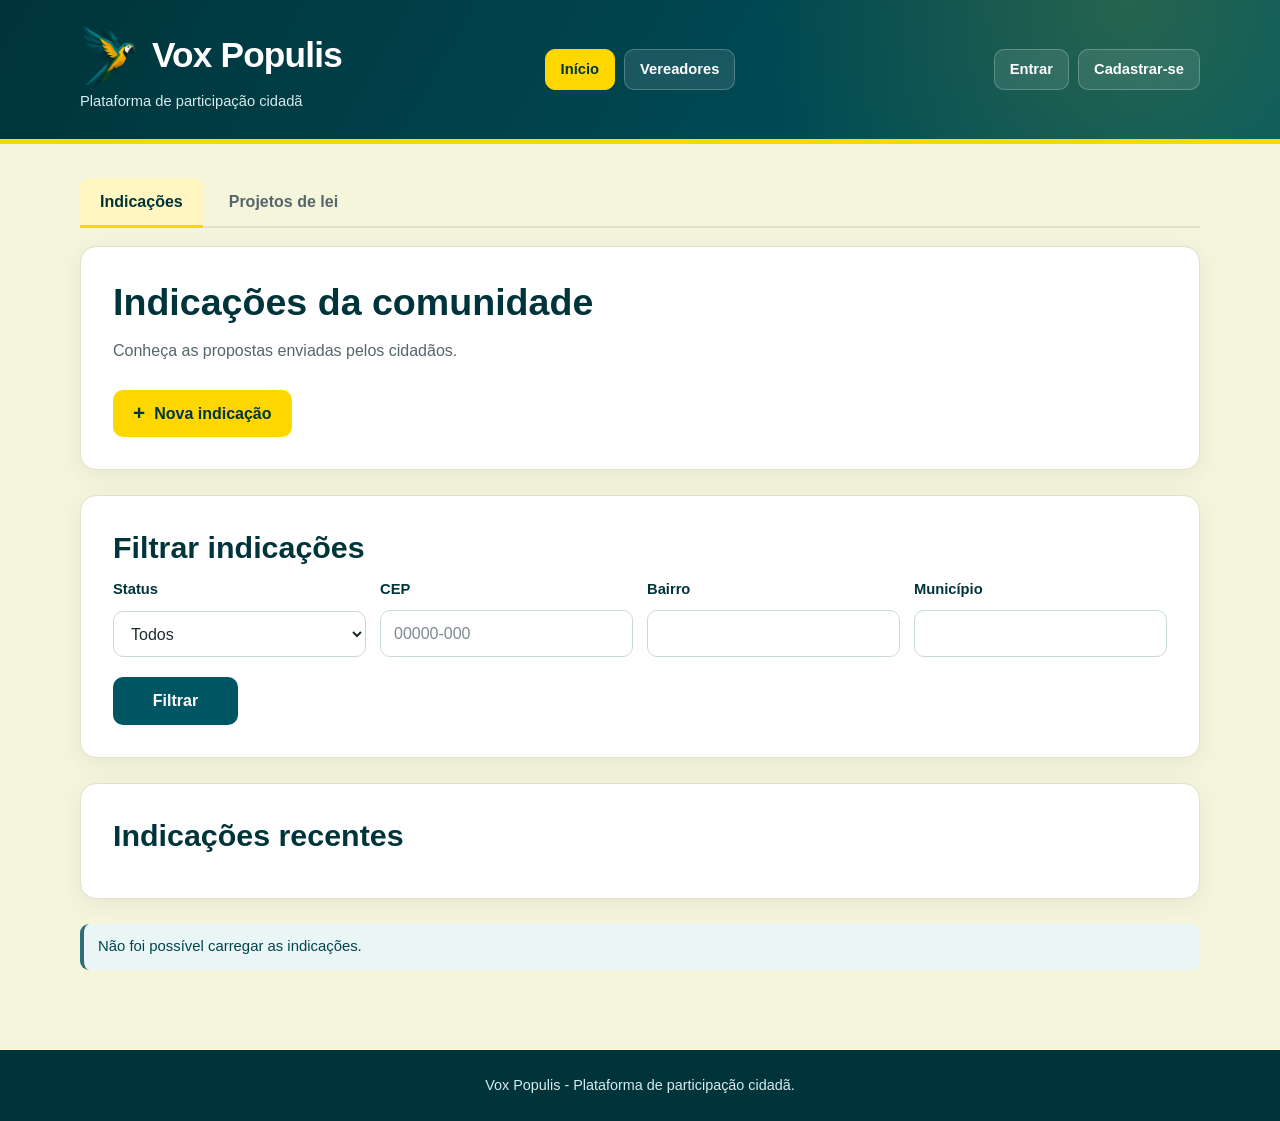
<file: trabalhoIntegrador/frontend/html/index.html>
<!DOCTYPE html>
<html lang="pt-br">

<head>
    <meta charset="UTF-8">
    <meta name="viewport" content="width=device-width, initial-scale=1.0">
    <title>Início | Vox Populis</title>
    <link rel="icon" type="image/png" href="../assets/favicon.png">

    <link rel="stylesheet" href="../css/style.css">
</head>

<body>

    <header>
        <h1>Vox Populis</h1>
        <p>Plataforma de participação cidadã</p>

        <nav aria-label="Navegação principal">
            <a href="index.html" aria-current="page">Início</a>
            <a href="vereadores.html">Vereadores</a>
        </nav>

        <!-- Preenchido pelo scriptCabecalho.js conforme quem está logado -->
        <div class="conta">
            <a href="login.html">Entrar</a>
            <a href="cadastro.html">Cadastrar-se</a>
        </div>
    </header>

    <main>

        <!-- Abas: Indicações e Projetos de lei ficam separados (scriptAbas.js) -->
        <div class="abas" role="tablist" aria-label="O que você quer acompanhar">
            <button type="button" role="tab" id="aba-indicacoes" aria-controls="painel-indicacoes"
                aria-selected="true" data-hash="indicacoes">Indicações</button>
            <button type="button" role="tab" id="aba-projetos" aria-controls="painel-projetos"
                aria-selected="false" data-hash="projetos">Projetos de lei</button>
        </div>

        <div id="painel-indicacoes" role="tabpanel" aria-labelledby="aba-indicacoes">

            <section aria-labelledby="tituloPrincipal">
                <h2 id="tituloPrincipal">Indicações da comunidade</h2>

                <p>Conheça as propostas enviadas pelos cidadãos.</p>

                <a href="cadastroIndicacao.html" id="novaIndicacao">
                    Nova indicação
                </a>
            </section>

            <section class="filtros" id="filtros"
                     aria-labelledby="tituloFiltros">

                <h2 id="tituloFiltros">Filtrar indicações</h2>

                <form id="formFiltro">

                    <label for="filtroStatus">Status</label>
                        <select id="filtroStatus" name="status">
                        <option value="">Todos</option>
                        <option value="Enviada">Enviada</option>
                        <option value="Em análise">Em análise</option>
                        <option value="Aprovada">Aprovada</option>
                        <option value="Em execução">Em execução</option>
                        <option value="Concluída">Concluída</option>
                        <option value="Recusada">Recusada</option>
                    </select>

                    <label for="filtroCep">CEP</label>
                    <input
                        type="text"
                        id="filtroCep"
                        name="cep"
                        maxlength="9"
                        inputmode="numeric"
                        placeholder="00000-000"
                    >

                    <label for="filtroBairro">Bairro</label>
                    <input
                        type="text"
                        id="filtroBairro"
                        name="bairro"
                    >

                    <label for="filtroMunicipio">Município</label>
                    <input
                        type="text"
                        id="filtroMunicipio"
                        name="municipio"
                    >

                    <button type="submit">Filtrar</button>
                </form>
            </section>

            <section aria-labelledby="tituloIndicacoes">

                <h2 id="tituloIndicacoes">Indicações recentes</h2>

                <div id="listaIndicacoes">
                    <!-- O JavaScript adicionará as indicações aqui -->
                </div>

            </section>

            <p id="mensagem" role="status"></p>

        </div>

        <div id="painel-projetos" role="tabpanel" aria-labelledby="aba-projetos" hidden>

            <section aria-labelledby="tituloProjetos">
                <h2 id="tituloProjetos">Projetos de lei</h2>

                <p>
                    Acompanhe os projetos apresentados pelos vereadores, veja em que
                    situação cada um está e apoie os que você considera importantes.
                </p>

                <form id="formFiltroProjetos">
                    <label for="filtroSituacao">Filtrar por situação:</label>
                    <select id="filtroSituacao" name="situacao">
                        <option value="">Todas</option>
                    </select>
                </form>
            </section>

            <section aria-labelledby="tituloListaProjetos">
                <h2 id="tituloListaProjetos">Projetos recentes</h2>

                <p id="resumoProjetos" role="status">Carregando projetos...</p>

                <!-- Preenchido pelo scriptProjetosCidadao.js -->
                <div id="listaProjetos"></div>
            </section>

        </div>

    </main>

    <footer>
        <p>Vox Populis - Plataforma de participação cidadã.</p>
    </footer>

    <script src="../js/scriptCabecalho.js"></script>
    <script src="../js/scriptAbas.js"></script>
    <script src="../js/scriptIndex.js"></script>
    <script src="../js/scriptProjetosCidadao.js"></script>

</body>
</html>
</file>
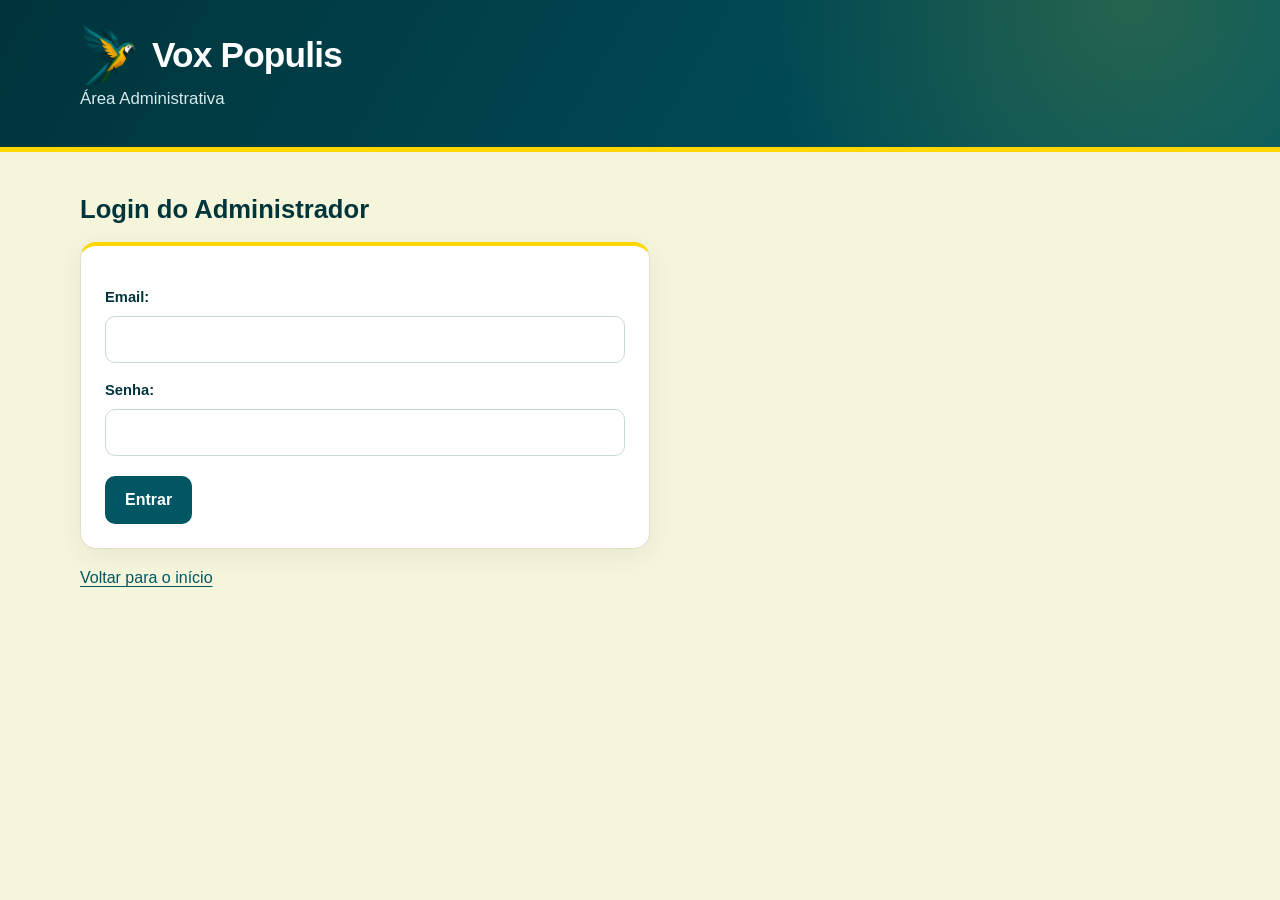
<file: trabalhoIntegrador/frontend/html/acessoVereador.html>
<!DOCTYPE html>
<html lang="pt-br">

<head>
    <meta charset="UTF-8">
    <meta name="viewport" content="width=device-width, initial-scale=1.0">
    <title>Acesso dos Vereadores | Vox Populis</title>
    <link rel="icon" type="image/png" href="../assets/favicon.png">
    <link rel="stylesheet" href="../css/style.css">
</head>

<body data-area="admin">

    <header>
        <h1>Vox Populis</h1>
        <p>Plataforma de participação cidadã</p>

        <nav aria-label="Navegação principal">
            <a href="index.html">Início</a>
            <a href="vereadores.html">Vereadores</a>
        </nav>
    </header>

    <main>
        <section aria-labelledby="tituloAcessoVereador">

            <h2 id="tituloAcessoVereador">Acesso dos Vereadores</h2>

            <p>
                Defina o e-mail e a senha que o vereador vai usar para entrar
                no painel do vereador. Use a mesma tela para trocar a senha.
            </p>


            <form id="formAcessoVereador" method="post">

                <label for="vereador">Vereador:</label>
                <select id="vereador" name="id_vereador" required>
                    <option value="">Carregando vereadores...</option>
                </select>

                <label for="email">E-mail de acesso:</label>
                <input type="email" id="email" name="email" maxlength="100" autocomplete="off" required>

                <label for="senha">Senha (mínimo de 8 caracteres):</label>
                <input type="password" id="senha" name="senha" minlength="8" autocomplete="new-password" required>

                <label for="confirmarSenha">Confirme a senha:</label>
                <input type="password" id="confirmarSenha" name="confirmar_senha" minlength="8"
                    autocomplete="new-password" required>

                <button type="submit">Salvar acesso</button>

            </form>

            <p id="mensagem" role="status"></p>

        </section>
    </main>

    <footer>
        <p>Vox Populis - Plataforma de participação cidadã.</p>
    </footer>

    <script src="../js/scriptCabecalho.js"></script>
    <script src="../js/scriptAcessoVereador.js"></script>

</body>

</html>
</file>
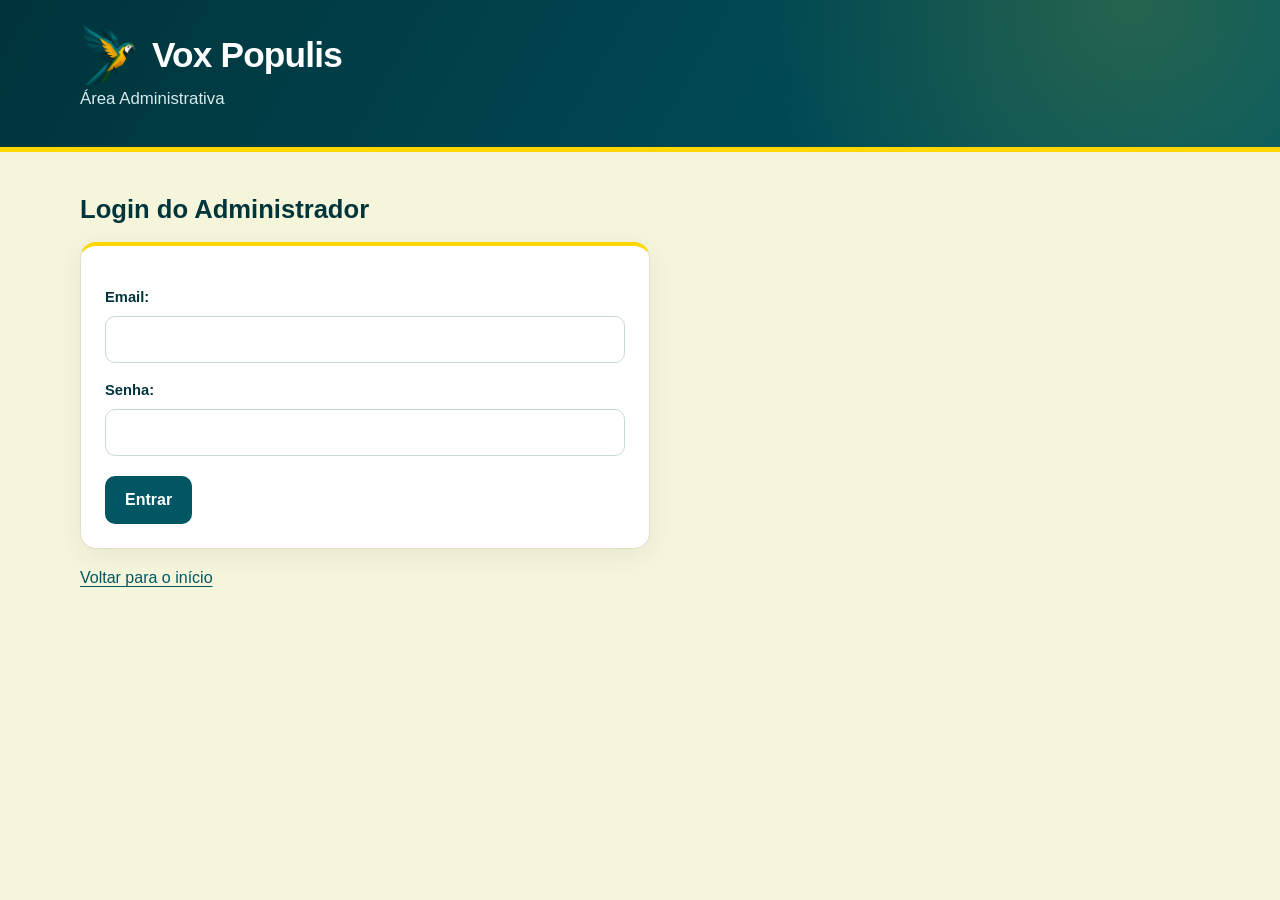
<file: trabalhoIntegrador/frontend/html/addPartido.html>
<!DOCTYPE html>
<html lang="pt-br">

<head>
    <meta charset="UTF-8">
    <meta name="viewport" content="width=device-width, initial-scale=1.0">
    <title>Cadastrar Partido | Vox Populis</title>
    <link rel="icon" type="image/png" href="../assets/favicon.png">
    <link rel="stylesheet" href="../css/style.css">
</head>

<body data-area="admin">

    <header>
        <h1>Vox Populis</h1>
        <p>Plataforma de participação cidadã</p>

        <nav aria-label="Navegação principal">
            <a href="index.html">Início</a>
            <a href="vereadores.html">Vereadores</a>
        </nav>
    </header>

    <main>
        <section aria-labelledby="tituloCadastroPartido">

            <h2 id="tituloCadastroPartido">
                Cadastrar Partido Político
            </h2>

            <p>
                Preencha as informações abaixo para cadastrar
                um partido político na plataforma.
            </p>

            <form id="formPartido" method="post">

                <label for="nomePartido">
                    Nome do partido:
                </label>
                <input
                    type="text"
                    id="nomePartido"
                    name="nome"
                    placeholder="Ex.: Partido Exemplo"
                    maxlength="100"
                    required
                >

                <label for="siglaPartido">
                    Sigla do partido:
                </label>
                <input
                    type="text"
                    id="siglaPartido"
                    name="sigla"
                    placeholder="Ex.: PEX"
                    maxlength="20"
                    required
                >

                <label for="numeroPartido">
                    Número do partido:
                </label>
                <input
                    type="number"
                    id="numeroPartido"
                    name="numero"
                    min="10"
                    max="99"
                    step="1"
                    placeholder="Ex.: 25"
                    required
                >

                <button type="submit">
                    Cadastrar partido
                </button>

            </form>

            <p id="mensagem" role="status"></p>

        </section>
    </main>

    <footer>
        <p>Vox Populis - Plataforma de participação cidadã.</p>
    </footer>

    <script src="../js/scriptCabecalho.js"></script>
    <script src="../js/scriptPartido.js"></script>

</body>
</html>
</file>
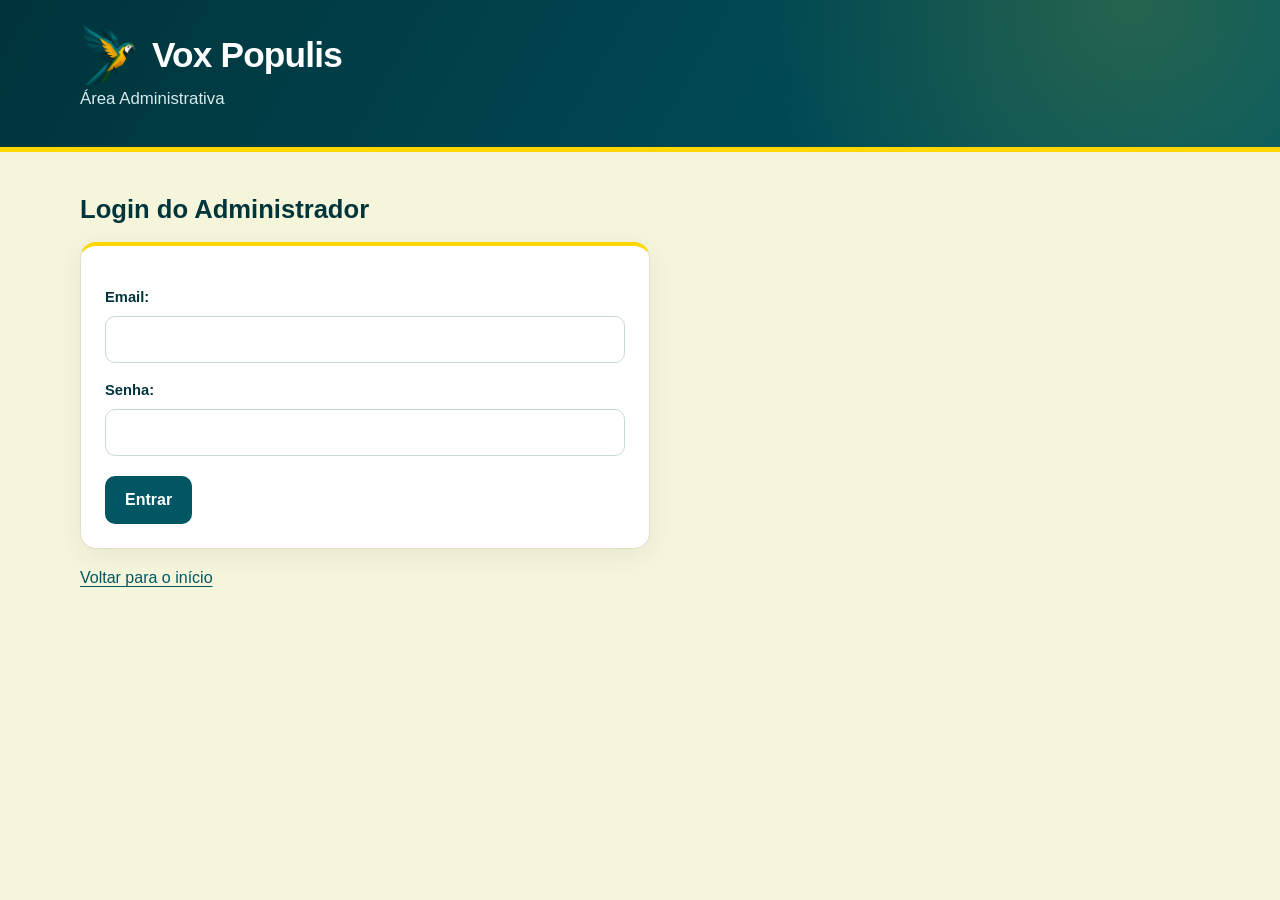
<file: trabalhoIntegrador/frontend/html/addVereador.html>
<!DOCTYPE html>
<html lang="pt-br">

<head>
    <meta charset="UTF-8">
    <meta name="viewport" content="width=device-width, initial-scale=1.0">
    <title>Cadastrar Vereador | Vox Populis</title>
    <link rel="icon" type="image/png" href="../assets/favicon.png">
    <link rel="stylesheet" href="../css/style.css">
</head>

<body data-area="admin">

    <header>
        <h1>Vox Populis</h1>
        <p>Plataforma de participação cidadã</p>

        <nav aria-label="Navegação principal">
            <a href="index.html">Início</a>
            <a href="vereadores.html">Vereadores</a>
        </nav>
    </header>

    <main>
        <section aria-labelledby="tituloCadastroVereador">

            <h2 id="tituloCadastroVereador">
                Cadastrar Vereador
            </h2>

            <p>
                Preencha os dados abaixo para cadastrar
                um vereador na plataforma.
            </p>

            <form id="formVereadores" method="post">

                <label for="nomeVereador">
                    Nome parlamentar:
                </label>
                <input
                    type="text"
                    id="nomeVereador"
                    name="nome_parlamentar"
                    maxlength="100"
                    required
                >

                <label for="dataInicioMandato">
                    Data de início do mandato:
                </label>
                <input
                    type="date"
                    id="dataInicioMandato"
                    name="data_inicio_mandato"
                    required
                >

                <label for="dataFimDoMandato">
                    Data de término do mandato:
                </label>
                <input
                    type="date"
                    id="dataFimDoMandato"
                    name="data_termino_mandato"
                    required
                >

                <label for="descricao">
                    Descrição:
                </label>
                <textarea
                    id="descricao"
                    name="descricao"
                    rows="5"
                ></textarea>

                <label for="fotoVereador">
                    URL da fotografia:
                </label>
                <input
                    type="url"
                    id="fotoVereador"
                    name="foto"
                    placeholder="https://exemplo.com/foto.jpg"
                >

                <label for="selecionarPartido">
                    Partido político:
                </label>
                <select
                    id="selecionarPartido"
                    name="id_partido"
                    required
                >
                    <option value="">
                        Selecione um partido
                    </option>
                </select>

                <button type="submit">
                    Cadastrar vereador
                </button>

            </form>

            <p id="mensagem" role="status"></p>

        </section>
    </main>

    <footer>
        <p>Vox Populis - Plataforma de participação cidadã.</p>
    </footer>

    <script src="../js/scriptCabecalho.js"></script>
    <script src="../js/scriptVereadores.js"></script>

</body>
</html>
</file>
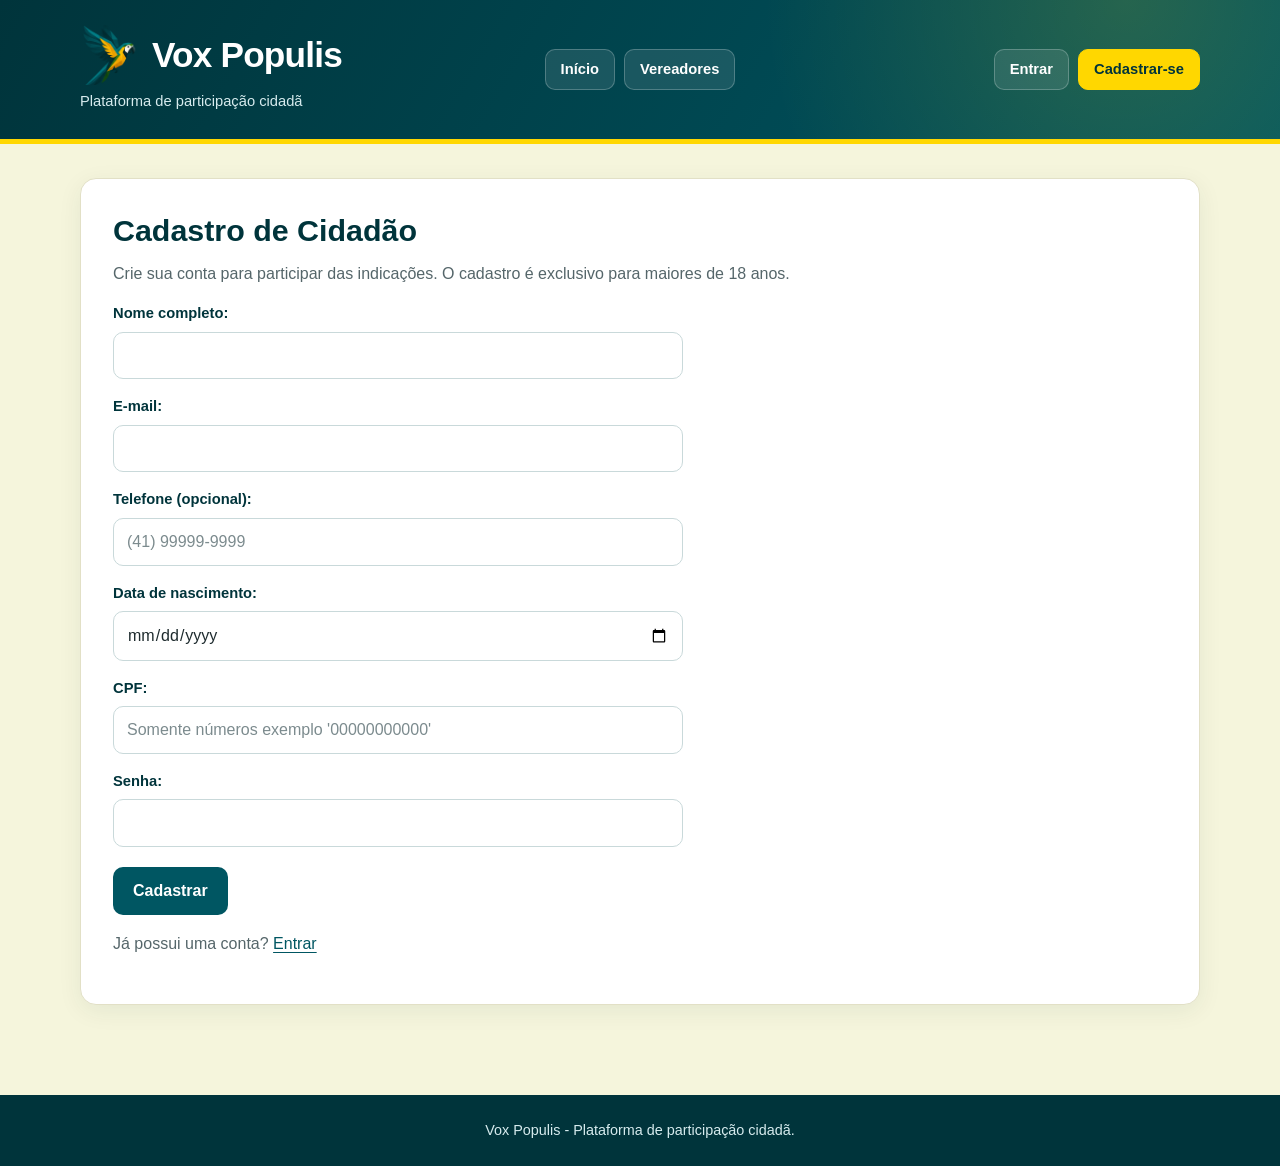
<file: trabalhoIntegrador/frontend/html/cadastro.html>
<!DOCTYPE html>
<html lang="pt-BR">

<head>
    <meta charset="UTF-8">
    <meta name="viewport" content="width=device-width, initial-scale=1.0">
    <title>Cadastro de Cidadão | Vox Populis</title>
    <link rel="icon" type="image/png" href="../assets/favicon.png">
    <link rel="stylesheet" href="../css/style.css">
</head>

<body>

    <header>
        <h1>Vox Populis</h1>
        <p>Plataforma de participação cidadã</p>

        <nav aria-label="Navegação principal">
            <a href="index.html">Início</a>
            <a href="vereadores.html">Vereadores</a>
        </nav>

        <div class="conta">
            <a href="login.html">Entrar</a>
            <a href="cadastro.html" aria-current="page">Cadastrar-se</a>
        </div>
    </header>

    <main>
        <section aria-labelledby="tituloCadastro">

            <h2 id="tituloCadastro">Cadastro de Cidadão</h2>

            <p>
                Crie sua conta para participar das indicações.
                O cadastro é exclusivo para maiores de 18 anos.
            </p>

            <form id="formCadastro" method="post">

                <label for="nome">Nome completo:</label>
                <input
                    type="text"
                    id="nome"
                    name="nome"
                    autocomplete="name"
                    maxlength="100"
                    required
                >

                <label for="email">E-mail:</label>
                <input
                    type="email"
                    id="email"
                    name="email"
                    autocomplete="email"
                    required
                >

                <label for="telefone">Telefone (opcional):</label>
                <input
                    type="tel"
                    id="telefone"
                    name="telefone"
                    autocomplete="tel"
                    placeholder="(41) 99999-9999"
                >

                <label for="data_nascimento">
                    Data de nascimento:
                </label>
                <input
                    type="date"
                    id="data_nascimento"
                    name="data_nascimento"
                    required
                >

                <label for="cpf">CPF:</label>
                <input
                    type="text"
                    id="cpf"
                    name="cpf"
                    inputmode="numeric"
                    maxlength="11"
                    placeholder="Somente números exemplo '00000000000'"
                    pattern="[0-9]{11}"
                    required
                >

                <label for="senha">Senha:</label>
                <input
                    type="password"
                    id="senha"
                    name="senha"
                    autocomplete="new-password"
                    minlength="1"
                    required
                >

                <button type="submit">
                    Cadastrar
                </button>

            </form>

            <p id="mensagem" role="status"></p>

            <p>
                Já possui uma conta?
                <a href="login.html">Entrar</a>
            </p>

        </section>
    </main>

    <footer>
        <p>Vox Populis - Plataforma de participação cidadã.</p>
    </footer>

    <script src="../js/scriptCabecalho.js"></script>
    <script src="../js/scriptCadastro.js"></script>

</body>
</html>
</file>
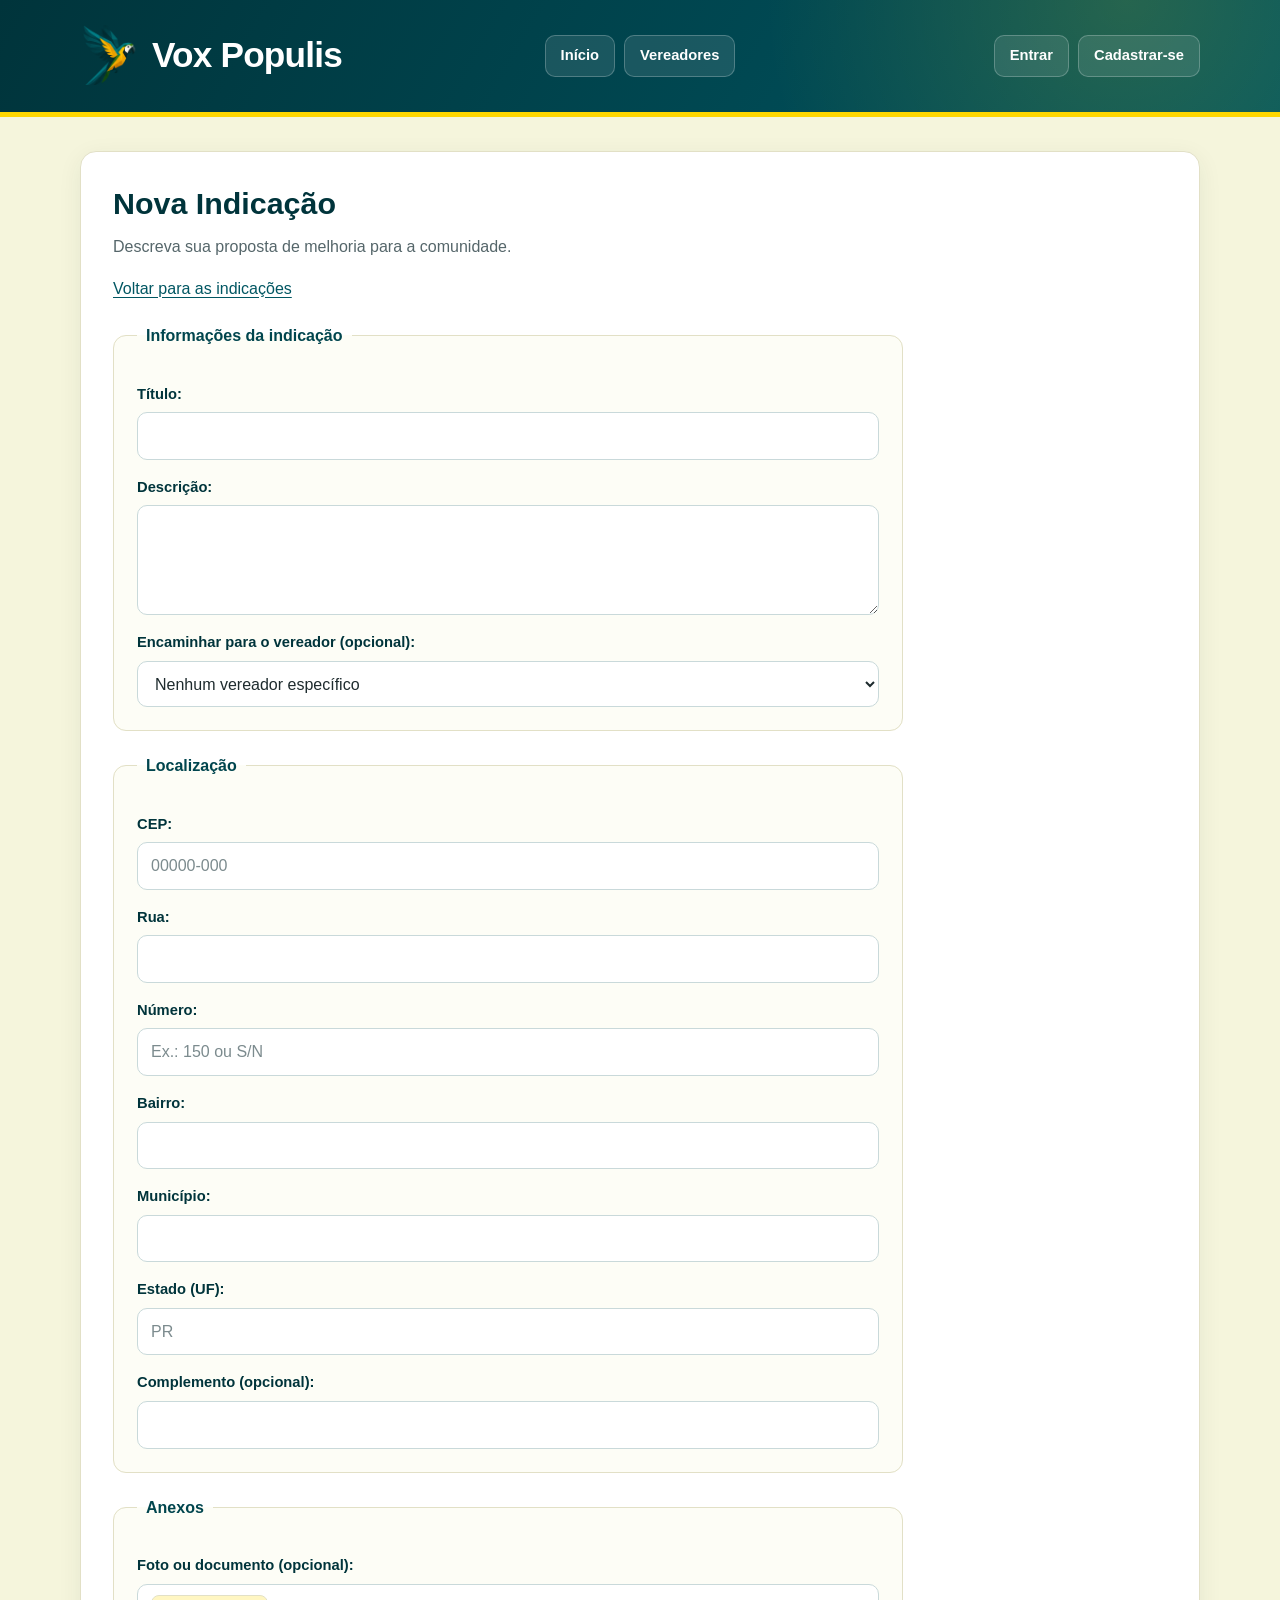
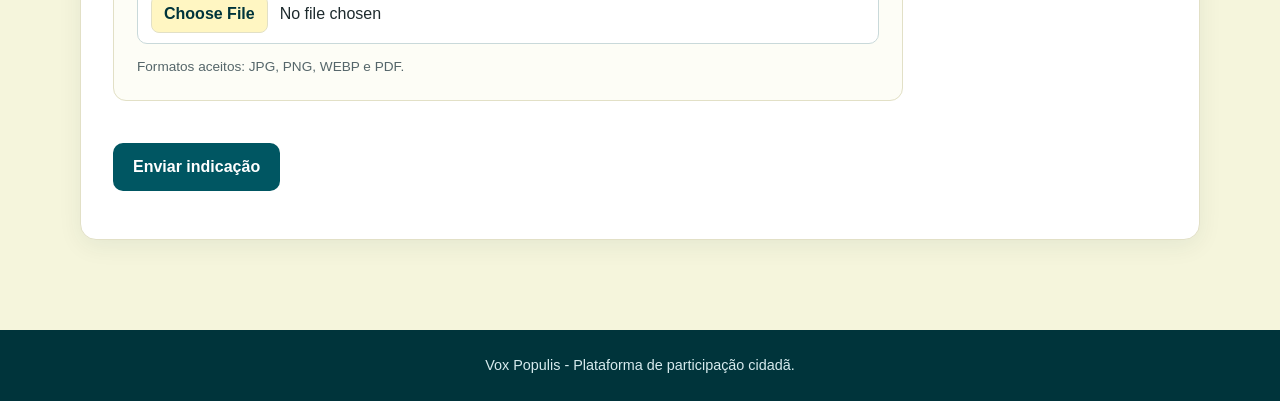
<file: trabalhoIntegrador/frontend/html/cadastroIndicacao.html>
<!DOCTYPE html>
<html lang="pt-br">

<head>
    <meta charset="UTF-8">
    <meta name="viewport" content="width=device-width, initial-scale=1.0">
    <title>Nova Indicação | Vox Populis</title>
    <link rel="icon" type="image/png" href="../assets/favicon.png">
    <link rel="stylesheet" href="../css/style.css">
</head>

<body>
    <header>
        <h1>Vox Populis</h1>

        <nav aria-label="Navegação principal">
            <a href="index.html">Início</a>
            <a href="vereadores.html">Vereadores</a>
        </nav>
    </header>

    <main>
        <section aria-labelledby="tituloIndicacao">
            <h2 id="tituloIndicacao">Nova Indicação</h2>

            <p>Descreva sua proposta de melhoria para a comunidade.</p>

            <a href="index.html">Voltar para as indicações</a>

            <form id="formIndicacao" method="post" enctype="multipart/form-data">

                <fieldset>
                    <legend>Informações da indicação</legend>

                    <label for="titulo">Título:</label>
                    <input type="text" id="titulo" name="titulo" maxlength="100" required>

                    <label for="descricao">Descrição:</label>
                    <textarea id="descricao" name="descricao" maxlength="1000" required></textarea>

                    <label for="vereador">Encaminhar para o vereador (opcional):</label>
                    <select id="vereador" name="id_vereador">
                        <option value="">Nenhum vereador específico</option>
                    </select>

                </fieldset>

                <fieldset>
                    <legend>Localização</legend>

                    <label for="cep">CEP:</label>
                    <input type="text" id="cep" name="cep" maxlength="9" inputmode="numeric" placeholder="00000-000"
                        required>

                    <label for="logradouro">Rua:</label>
                    <input type="text" id="logradouro" name="logradouro" maxlenght="150">

                    <label for="numero">Número:</label>
                    <input type="text" id="numero" name="numero" maxlenght="50" placeholder="Ex.: 150 ou S/N" required>

                    <label for="bairro">Bairro:</label>
                    <input type="text" id="bairro" name="bairro" maxlenght="100" required>

                    <label for="municipio">Município:</label>
                    <input type="text" id="municipio" maxlenght="100" name="municipio" required>

                    <label for="estado">Estado (UF):</label>
                    <input type="text" id="estado" name="estado" maxlength="2" minlength="2" placeholder="PR" required>

                    <label for="complemento">Complemento (opcional):</label>
                    <input type="text" id="complemento" name="complemento" maxlength="100">
                </fieldset>

                <fieldset>
                    <legend>Anexos</legend>

                    <label for="fotoOuAnexo">
                        Foto ou documento (opcional):
                    </label>

                    <input type="file" id="fotoOuAnexo" name="foto_ou_anexo"
                        accept="image/jpeg,image/png,image/webp,.pdf">

                    <p>Formatos aceitos: JPG, PNG, WEBP e PDF.</p>
                </fieldset>

                <button type="submit">Enviar indicação</button>
            </form>

            <p id="mensagem" role="status"></p>
        </section>
    </main>

    <footer>
        <p>Vox Populis - Plataforma de participação cidadã.</p>
    </footer>

    <script src="../js/scriptCabecalho.js"></script>
    <script src="../js/scriptCadastroIndicacao.js"></script>
</body>

</html>
</file>
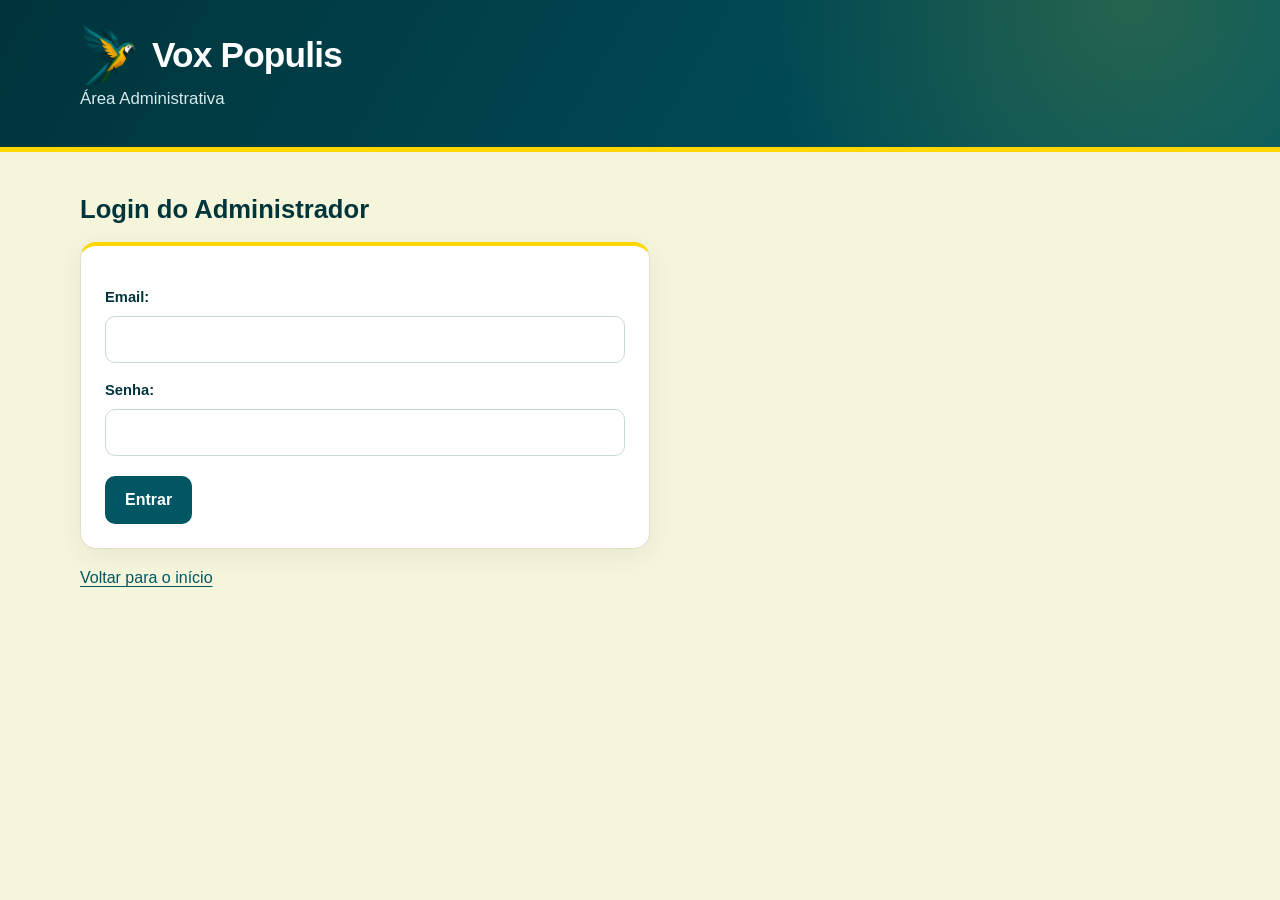
<file: trabalhoIntegrador/frontend/html/gerenciarCadastros.html>
<!DOCTYPE html>
<html lang="pt-br">

<head>
    <meta charset="UTF-8">
    <meta name="viewport" content="width=device-width, initial-scale=1.0">
    <title>Gerenciar Vereadores e Partidos | Vox Populis</title>
    <link rel="icon" type="image/png" href="../assets/favicon.png">
    <link rel="stylesheet" href="../css/style.css">
</head>

<body data-area="admin">

    <header>
        <h1>Vox Populis</h1>
        <p>Plataforma de participação cidadã</p>

        <nav aria-label="Navegação principal">
            <a href="index.html">Início</a>
            <a href="vereadores.html">Vereadores</a>
        </nav>
    </header>

    <main>
        <section aria-labelledby="tituloGerenciar">
            <h2 id="tituloGerenciar">Gerenciar Vereadores e Partidos</h2>

            <p>Escolha um registro para editar os dados ou remover. Só é possível remover um partido sem vereadores e um vereador sem indicações encaminhadas, respostas ou projetos de lei.</p>

        </section>

        <section aria-labelledby="tituloListaVereadores">
            <h2 id="tituloListaVereadores">Vereadores</h2>

            <p id="mensagemVereadores" role="status">Carregando vereadores...</p>

            <div class="tabela-rolagem">
                <table class="tabela-admin" id="tabelaVereadores" hidden>
                    <thead>
                        <tr>
                            <th scope="col">Nome parlamentar</th>
                            <th scope="col">Partido</th>
                            <th scope="col"><span class="visualmente-oculto">Ações</span></th>
                        </tr>
                    </thead>
                    <tbody></tbody>
                </table>
            </div>

            <a href="addVereador.html">Cadastrar novo vereador</a>
        </section>

        <section aria-labelledby="tituloListaPartidos">
            <h2 id="tituloListaPartidos">Partidos</h2>

            <p id="mensagemPartidos" role="status">Carregando partidos...</p>

            <div class="tabela-rolagem">
                <table class="tabela-admin" id="tabelaPartidos" hidden>
                    <thead>
                        <tr>
                            <th scope="col">Nome</th>
                            <th scope="col">Sigla</th>
                            <th scope="col">Número</th>
                            <th scope="col"><span class="visualmente-oculto">Ações</span></th>
                        </tr>
                    </thead>
                    <tbody></tbody>
                </table>
            </div>

            <a href="addPartido.html">Cadastrar novo partido</a>
        </section>
    </main>

    <footer>
        <p>Vox Populis - Plataforma de participação cidadã.</p>
    </footer>

    <script src="../js/scriptCabecalho.js"></script>
    <script src="../js/scriptGerenciarCadastros.js"></script>

</body>

</html>
</file>
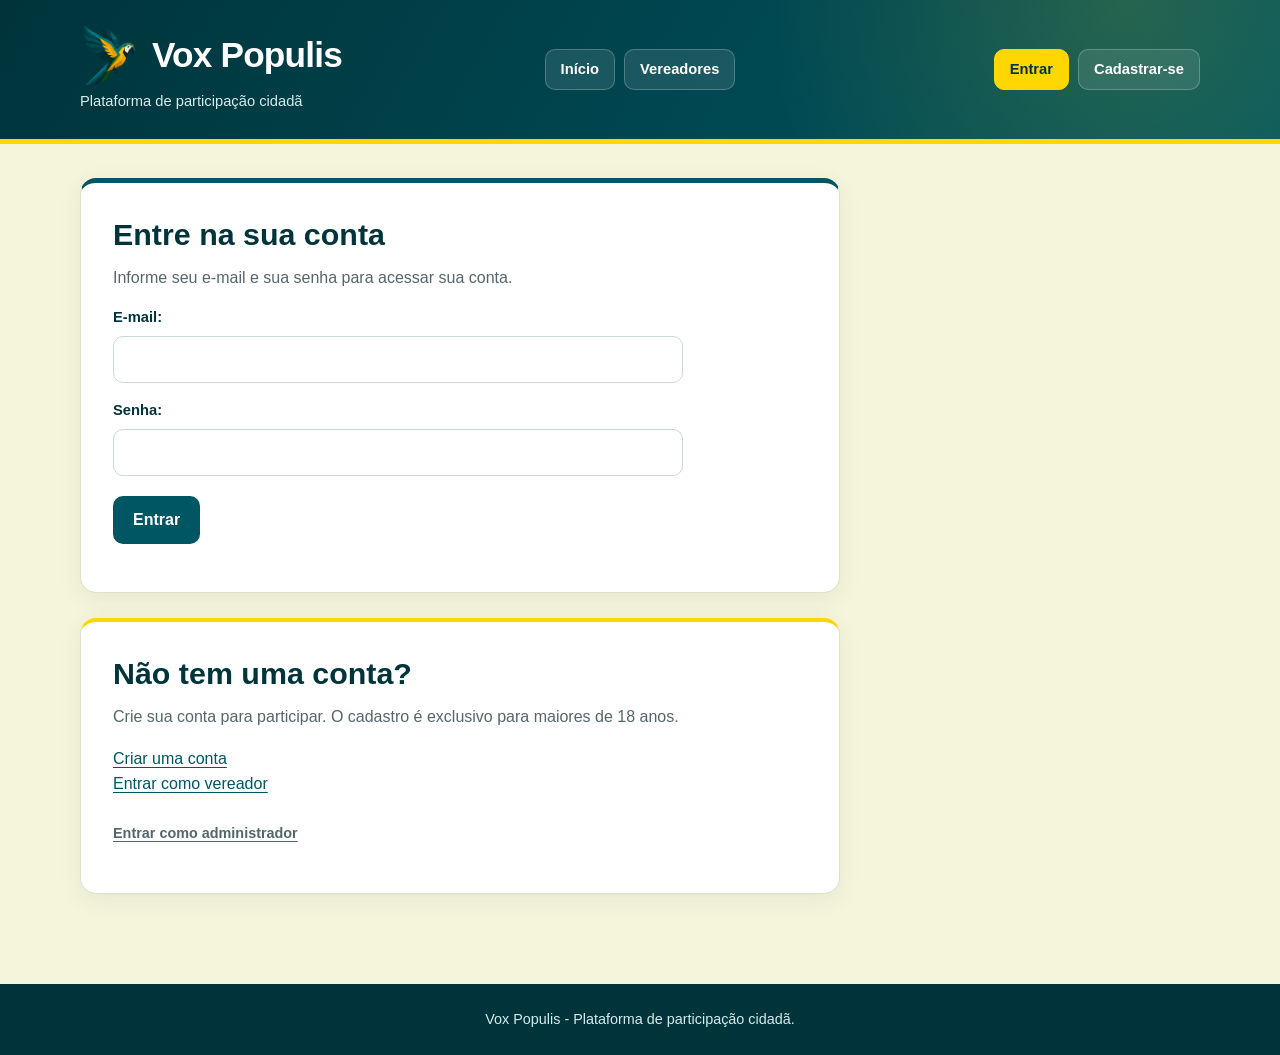
<file: trabalhoIntegrador/frontend/html/login.html>
<!DOCTYPE html>
<html lang="pt-br">

<head>
    <meta charset="UTF-8">
    <meta name="viewport" content="width=device-width, initial-scale=1.0">
    <title>Login | Vox Populis</title>
    <link rel="icon" type="image/png" href="../assets/favicon.png">
    <link rel="stylesheet" href="../css/style.css">
</head>

<body>
    <header>
        <h1>Vox Populis</h1>
        <p>Plataforma de participação cidadã</p>

        <nav aria-label="Navegação principal">
            <a href="index.html">Início</a>
            <a href="vereadores.html">Vereadores</a>
        </nav>

        <div class="conta">
            <a href="login.html" aria-current="page">Entrar</a>
            <a href="cadastro.html">Cadastrar-se</a>
        </div>
    </header>

    <main>
        <section aria-labelledby="tituloLogin">
            <h2 id="tituloLogin">Entre na sua conta</h2>

            <p>Informe seu e-mail e sua senha para acessar sua conta.</p>

            <form id="formLogin" method="post">

                <label for="email">E-mail:</label>
                <input type="email" id="email" name="email"
                       autocomplete="username" required>

                <label for="senha">Senha:</label>
                <input type="password" id="senha" name="senha"
                       autocomplete="current-password" required>

                <button type="submit">Entrar</button>
            </form>

            <p id="mensagem" role="status"></p>
        </section>

        <section aria-labelledby="tituloCadastro">
            <h2 id="tituloCadastro">Não tem uma conta?</h2>

            <p>Crie sua conta para participar.
               O cadastro é exclusivo para maiores de 18 anos.
            </p>

            <a href="cadastro.html">Criar uma conta</a>

            <p>
                <a href="loginVereador.html">Entrar como vereador</a>
            </p>

            <p>
                <a href="loginAdmin.html">Entrar como administrador</a>
            </p>
        </section>
    </main>

    <footer>
        <p>Vox Populis - Plataforma de participação cidadã.</p>
    </footer>

    <script src="../js/scriptCabecalho.js"></script>
    <script src="../js/scriptLogin.js"></script>
</body>

</html>
</file>
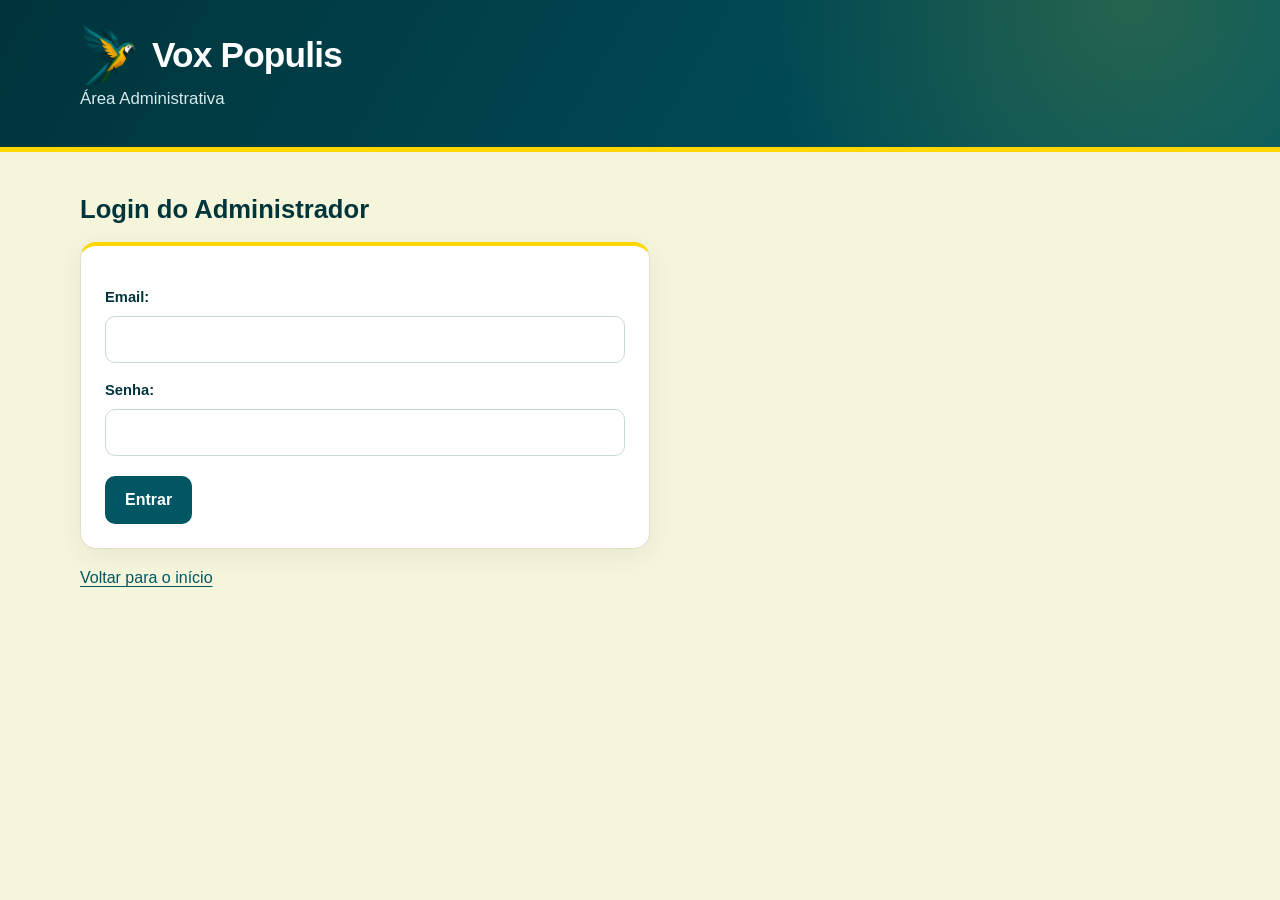
<file: trabalhoIntegrador/frontend/html/loginAdmin.html>
<!DOCTYPE html>
<html lang="pt-br">

<head>
    <meta charset="UTF-8">
    <meta name="viewport" content="width=device-width, initial-scale=1.0">

    <title>Login Administrativo - Vox Populis</title>
    <link rel="icon" type="image/png" href="../assets/favicon.png">

    <link rel="stylesheet" href="../css/style.css">
</head>

<body>

    <header>
        <h1>Vox Populis</h1>
        <h2>Área Administrativa</h2>
    </header>

    <main>

        <h3>Login do Administrador</h3>

        <form id="formLoginAdmin">

            <label for="email">Email:</label>
            <input
                type="email"
                id="email"
                name="email"
                required
            >

            <label for="senha">Senha:</label>
            <input
                type="password"
                id="senha"
                name="senha"
                required
            >

            <button type="submit">
                Entrar
            </button>

        </form>

        <p id="mensagem" role="status"></p>

        <a href="index.html">Voltar para o início</a>

    </main>

    <script src="../js/scriptLoginAdmin.js"></script>

</body>
</html>
</file>
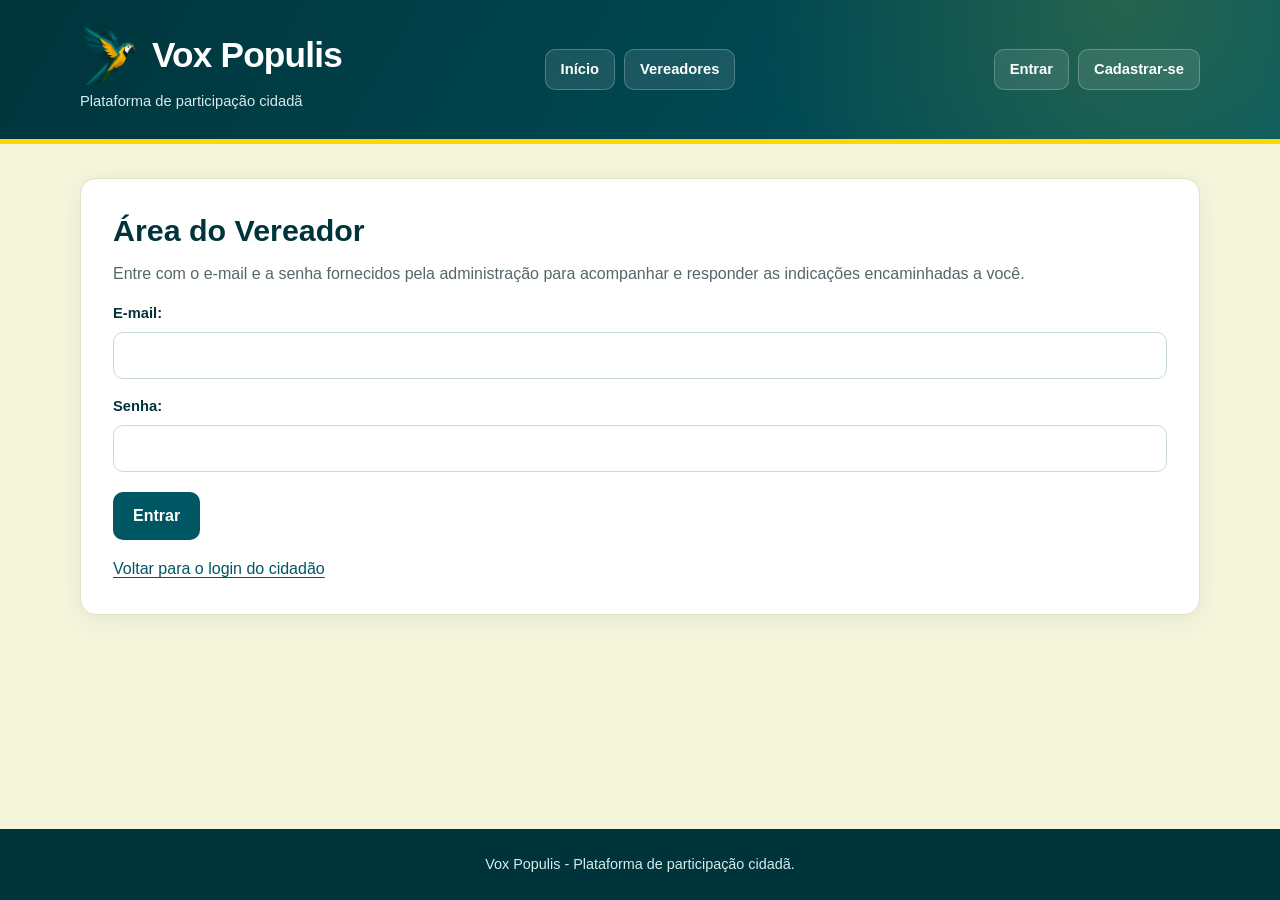
<file: trabalhoIntegrador/frontend/html/loginVereador.html>
<!DOCTYPE html>
<html lang="pt-br">

<head>
    <meta charset="UTF-8">
    <meta name="viewport" content="width=device-width, initial-scale=1.0">
    <title>Login do Vereador | Vox Populis</title>
    <link rel="icon" type="image/png" href="../assets/favicon.png">
    <link rel="stylesheet" href="../css/style.css">
</head>

<body>
    <header>
        <h1>Vox Populis</h1>
        <p>Plataforma de participação cidadã</p>

        <nav aria-label="Navegação principal">
            <a href="index.html">Início</a>
            <a href="vereadores.html">Vereadores</a>
        </nav>

        <div class="conta">
            <a href="login.html">Entrar</a>
            <a href="cadastro.html">Cadastrar-se</a>
        </div>
    </header>

    <main>
        <section aria-labelledby="tituloLoginVereador">
            <h2 id="tituloLoginVereador">Área do Vereador</h2>

            <p>
                Entre com o e-mail e a senha fornecidos pela administração
                para acompanhar e responder as indicações encaminhadas a você.
            </p>

            <form id="formLoginVereador" method="post">

                <label for="email">E-mail:</label>
                <input type="email" id="email" name="email" autocomplete="username" required>

                <label for="senha">Senha:</label>
                <input type="password" id="senha" name="senha" autocomplete="current-password" required>

                <button type="submit">Entrar</button>
            </form>

            <p id="mensagem" role="status"></p>

            <a href="login.html">Voltar para o login do cidadão</a>
        </section>
    </main>

    <footer>
        <p>Vox Populis - Plataforma de participação cidadã.</p>
    </footer>

    <script src="../js/scriptLoginVereador.js"></script>
</body>

</html>
</file>
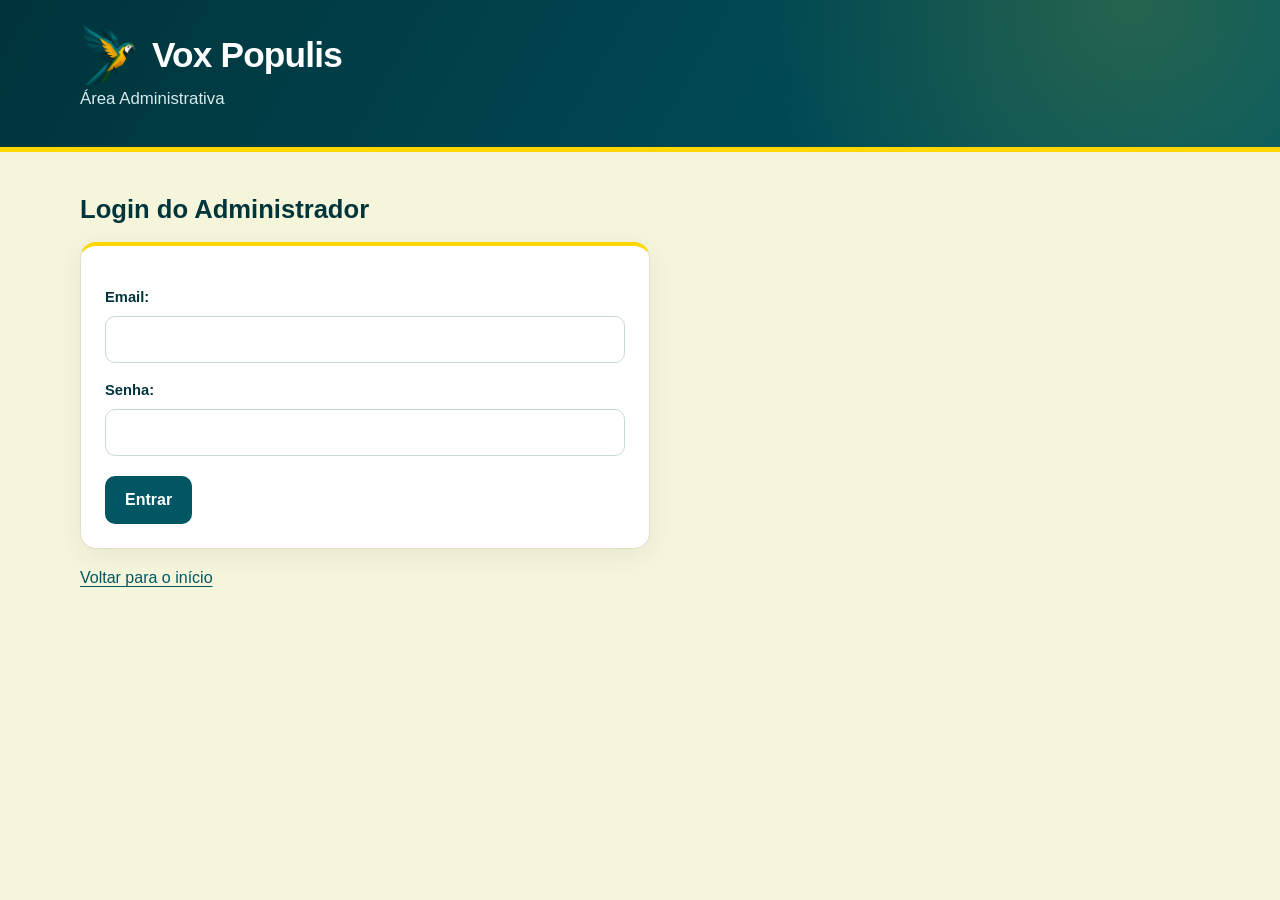
<file: trabalhoIntegrador/frontend/html/painelAdmin.html>
<!DOCTYPE html>
<html lang="pt-br">

<head>
    <meta charset="UTF-8">
    <meta name="viewport" content="width=device-width, initial-scale=1.0">

    <title>Painel Administrativo | Vox Populis</title>
    <link rel="icon" type="image/png" href="../assets/favicon.png">

    <link rel="stylesheet" href="../css/style.css">
</head>

<!-- data-area="admin": o scriptCabecalho.js exige login de administrador e mostra o menu do admin -->
<body data-area="admin">

    <header>
        <h1>Vox Populis</h1>
        <p>Painel Administrativo</p>

        <nav aria-label="Navegação principal">
            <a href="index.html">Início</a>
            <a href="vereadores.html">Vereadores</a>
        </nav>
    </header>

    <main>

        <section aria-labelledby="tituloIndicacoesRecebidas">

            <h2 id="tituloIndicacoesRecebidas">Indicações Recebidas</h2>

            <p>
                Acompanhe as indicações cadastradas pelos cidadãos
                e atualize o status de cada uma.
            </p>

            <div id="listaIndicacoesAdmin">
                <p>Carregando indicações...</p>
            </div>

        </section>

    </main>

    <footer>
        <p>Vox Populis - Plataforma de participação cidadã.</p>
    </footer>

    <script src="../js/scriptCabecalho.js"></script>
    <script src="../js/scriptPainelAdmin.js"></script>

</body>
</html>
</file>
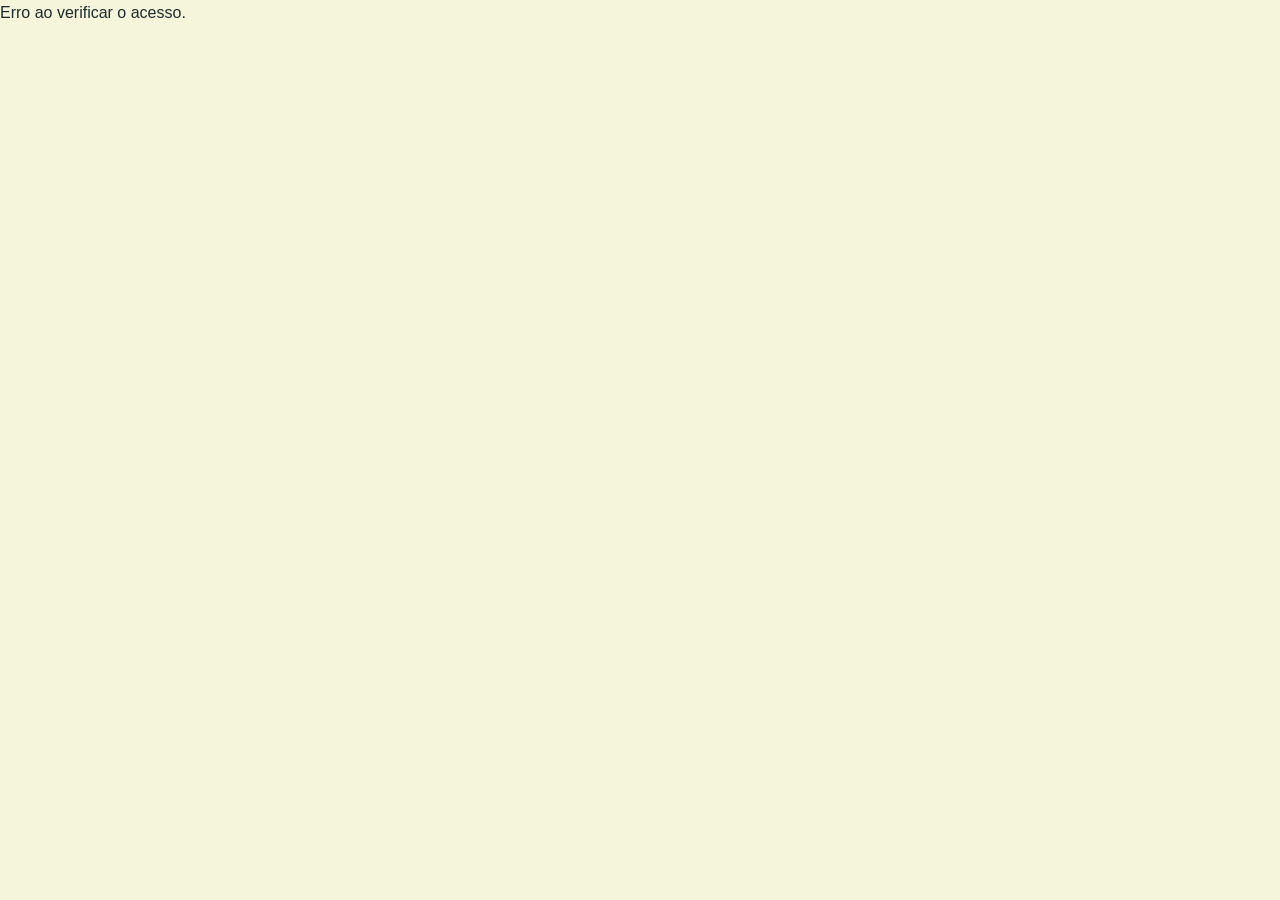
<file: trabalhoIntegrador/frontend/html/painelVereador.html>
<!DOCTYPE html>
<html lang="pt-br">

<head>
    <meta charset="UTF-8">
    <meta name="viewport" content="width=device-width, initial-scale=1.0">
    <title>Painel do Vereador | Vox Populis</title>
    <link rel="icon" type="image/png" href="../assets/favicon.png">
    <link rel="stylesheet" href="../css/style.css">
</head>

<body>
    <!-- Fica escondido até o JS confirmar que há um vereador logado -->
    <div id="conteudoVereador" hidden>

        <header>
            <h1>Vox Populis</h1>
            <p>Painel do Vereador</p>

            <nav aria-label="Navegação principal">
                <a href="index.html">Início</a>
                <a href="vereadores.html">Vereadores</a>
            </nav>

            <div class="conta">
                <span id="nomeVereador"></span>
                <button type="button" id="botaoSair">Sair</button>
            </div>
        </header>

        <main>
            <!-- Abas: cada botão mostra um painel e esconde o outro (scriptAbas.js) -->
            <div class="abas" role="tablist" aria-label="Seções do painel do vereador">
                <button type="button" role="tab" id="aba-indicacoes" aria-controls="painel-indicacoes"
                    aria-selected="true" data-hash="indicacoes">Indicações encaminhadas</button>
                <button type="button" role="tab" id="aba-projetos" aria-controls="painel-projetos"
                    aria-selected="false" data-hash="projetos">Projetos de lei</button>
            </div>

            <section id="painel-indicacoes" role="tabpanel" aria-labelledby="aba-indicacoes">
                <h2 id="tituloEncaminhadas">Indicações encaminhadas a você</h2>

                <p>Acompanhe as propostas que os cidadãos enviaram diretamente para o seu gabinete.</p>

                <form id="formFiltroVereador">
                    <label for="filtroStatusVereador">Filtrar por status:</label>
                    <select id="filtroStatusVereador" name="status">
                        <option value="">Todos</option>
                    </select>
                </form>

                <p id="resumoIndicacoes" role="status"></p>

                <!-- Preenchido pelo scriptPainelVereador.js (RF13) -->
                <div id="listaIndicacoesVereador">
                    <p>Carregando indicações...</p>
                </div>
            </section>

            <div id="painel-projetos" role="tabpanel" aria-labelledby="aba-projetos" hidden>

                <section aria-labelledby="tituloPublicarProjeto">
                    <h2 id="tituloPublicarProjeto">Publicar projeto de lei</h2>

                    <p>O projeto fica visível para todos os cidadãos, que podem acompanhar a tramitação e apoiar.</p>

                    <form id="formProjeto" method="post" enctype="multipart/form-data">

                        <label for="tituloProjeto">Título:</label>
                        <input type="text" id="tituloProjeto" name="titulo" maxlength="150" required
                            placeholder="Ex.: Programa de hortas comunitárias nas escolas municipais">

                        <label for="ementaProjeto">Ementa (resumo do projeto, até 500 caracteres):</label>
                        <textarea id="ementaProjeto" name="ementa" maxlength="500" rows="3" required
                            placeholder="Ex.: Institui o programa de hortas comunitárias nas escolas da rede municipal."></textarea>

                        <label for="textoProjeto">Texto do projeto:</label>
                        <textarea id="textoProjeto" name="texto" maxlength="20000" rows="10" required
                            placeholder="Artigos, justificativa e detalhes do projeto."></textarea>

                        <label for="anexoProjeto">Projeto oficial em PDF (opcional, até 10 MB):</label>
                        <input type="file" id="anexoProjeto" name="anexo_pdf" accept="application/pdf,.pdf">

                        <button type="submit">Publicar projeto de lei</button>
                    </form>

                    <p id="mensagemProjeto" role="status"></p>
                </section>

                <section aria-labelledby="tituloMeusProjetos">
                    <h2 id="tituloMeusProjetos">Seus projetos de lei</h2>

                    <p id="resumoProjetos" role="status">Carregando projetos...</p>

                    <!-- Preenchido pelo scriptProjetosVereador.js -->
                    <div id="listaProjetosVereador"></div>
                </section>
            </div>
        </main>

        <footer>
            <p>Vox Populis - Plataforma de participação cidadã.</p>
        </footer>
    </div>

    <p id="mensagemVereador">Verificando acesso...</p>

    <script src="../js/scriptAbas.js"></script>
    <script src="../js/scriptPainelVereador.js"></script>
    <script src="../js/scriptProjetosVereador.js"></script>
</body>

</html>
</file>
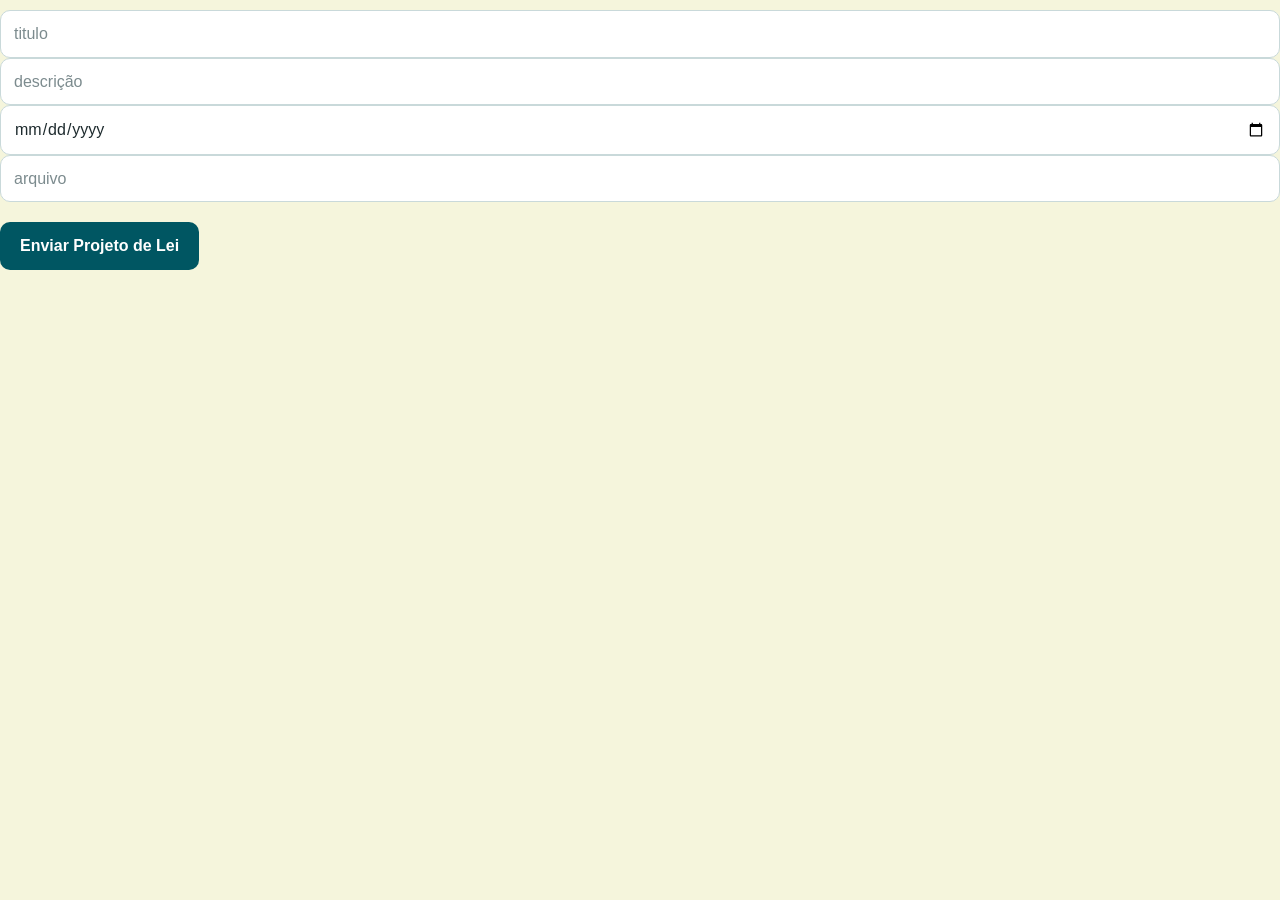
<file: trabalhoIntegrador/frontend/html/projetoLei.html>
<!DOCTYPE html>
<html lang="en">

<head>
    <meta charset="UTF-8">
    <meta name="viewport" content="width=device-width, initial-scale=1.0">
    <link rel="stylesheet" href="../css/style.css">
</head>

<body>
    <!-- Coloque isso dentro do body, perto do form -->
    <div id="mensagem" style="color: red; margin-bottom: 10px;"></div>
    <form id="formProjetoLei" method="POST">
        <input type="text" name="tituloProjetoLei" placeholder="titulo" id="tituloProjetoLei">
        <input type="textarea" placeholder="descrição" id="descricaoProjetoLei" name="descricaoProetoLei">
        <input type="date" name="dataProjetoLei" id="dataProjetoLei" placeholder="data">
        <input type="url" name="arquivo" id="arquivoProjetoLei" placeholder="arquivo">
        <button type="submit">Enviar Projeto de Lei</button>
    </form>
    <script src="../js/scriptProjetoLei.js"></script>
</body>

</html>
</file>
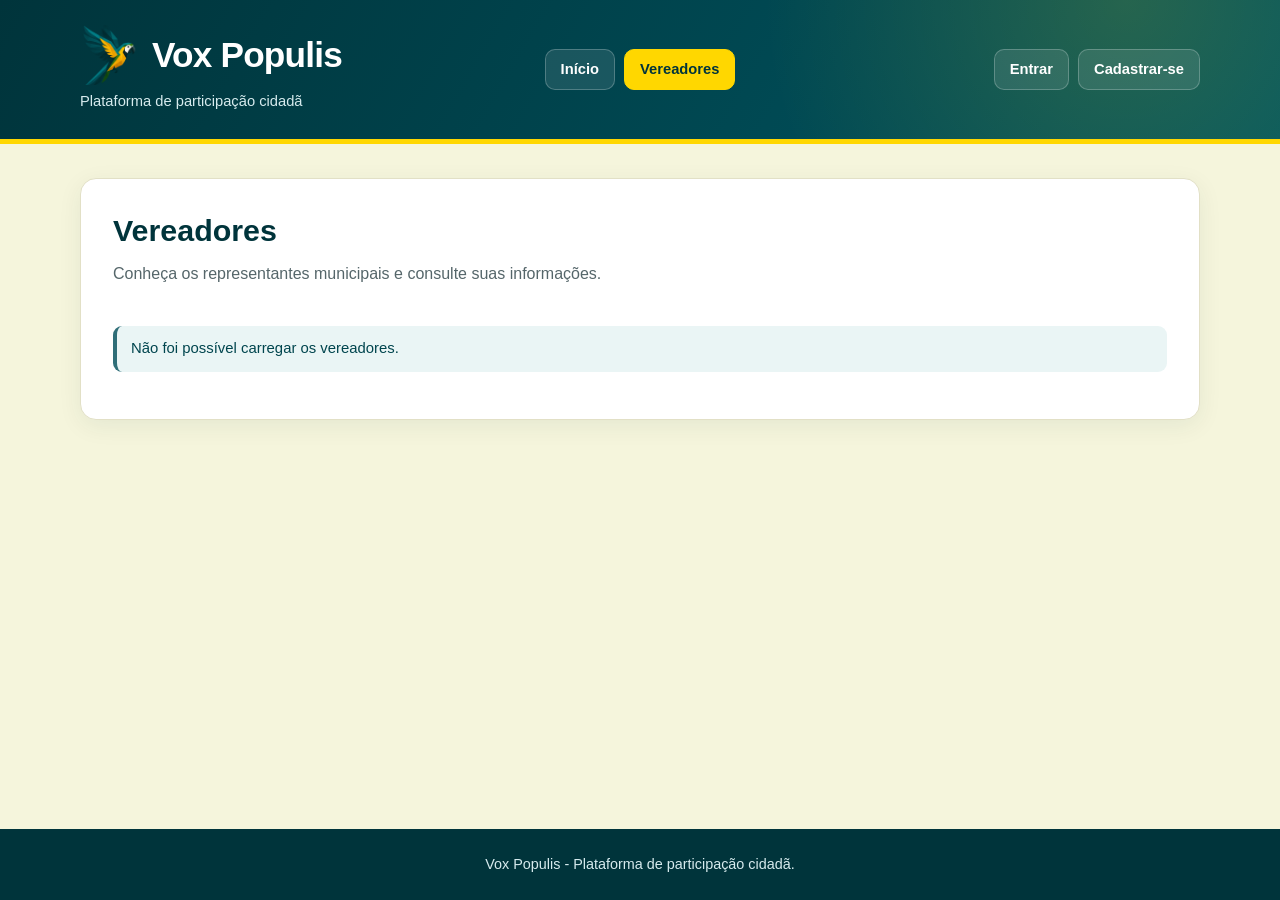
<file: trabalhoIntegrador/frontend/html/vereadores.html>
<!DOCTYPE html>
<html lang="pt-br">

<head>
    <meta charset="UTF-8">
    <meta name="viewport" content="width=device-width, initial-scale=1.0">
    <title>Vereadores | Vox Populis</title>
    <link rel="icon" type="image/png" href="../assets/favicon.png">
    <link rel="stylesheet" href="../css/style.css">
</head>

<body>

    <header>
        <h1>Vox Populis</h1>
        <p>Plataforma de participação cidadã</p>

        <nav aria-label="Navegação principal">
            <a href="index.html">Início</a>
            <a href="vereadores.html" aria-current="page">Vereadores</a>
        </nav>

        <div class="conta">
            <a href="login.html">Entrar</a>
            <a href="cadastro.html">Cadastrar-se</a>
        </div>
    </header>

    <main>
        <section aria-labelledby="tituloVereadores">

            <h2 id="tituloVereadores">Vereadores</h2>

            <p>
                Conheça os representantes municipais
                e consulte suas informações.
            </p>

            <section id="listaVereadores"
                     aria-label="Lista de vereadores">
            </section>

            <p id="mensagem" role="status"></p>

        </section>
    </main>

    <footer>
        <p>Vox Populis - Plataforma de participação cidadã.</p>
    </footer>

    <script src="../js/scriptCabecalho.js"></script>
    <script src="../js/scriptListaVereadores.js"></script>

</body>
</html>
</file>
<file: trabalhoIntegrador/frontend/css/style.css>
/* ================================================================
   VOX POPULIS — CURITIBA
   Identidade visual: paleta oficial do projeto (Deep Teal, Forest Green,
   Golden Action Yellow e Warm Beige).
   CSS único para todas as páginas do projeto.
   ================================================================ */

/* 1. Paleta e configurações gerais */

:root {
    /* Deep Teal #005662: segurança, confiança e solidez institucional.
       Estrutura do site: cabeçalho, rodapé, títulos, botões principais.
       900/800 são tons mais escuros; 100/50, fundos claros derivados. */
    --teal-900: #00343B;
    --teal-800: #00454E;
    --teal-700: #005662;
    --teal-600: #1A6F7A;
    --teal-100: #D9ECEE;
    --teal-50: #EFF6F6;

    /* Forest Green #228B22: meio ambiente urbano e progresso.
       Faixa dos cartões de indicação e confirmações (ex.: "Apoiado"). */
    --verde: #228B22;
    --verde-claro: #E4F2E4;
    --verde-escuro: #1A6B1A; /* texto verde legível sobre fundo claro */

    /* Golden Action Yellow #FFD700: ações, destaques e engajamento */
    --amarelo: #FFD700;
    --amarelo-claro: #FFF6C2;

    /* Teal médio para mensagens e detalhes */
    --azul: #2F6E78;

    /* Textos */
    --texto: #1E2B2E;
    --texto-suave: #55666A;

    /* Warm Beige #F5F5DC: fundo confortável para a leitura */
    --fundo: #F5F5DC;
    --branco: #FFFFFF;
    --borda: #E2E0C6;

    /* Sombras e bordas */
    --sombra: 0 6px 24px rgba(0, 52, 59, 0.07);
    --raio: 16px;
}


*,
*::before,
*::after {
    box-sizing: border-box;
}

html {
    scroll-behavior: smooth;
}

body {
    margin: 0;
    min-height: 100vh;
    display: flex;
    flex-direction: column;
    font-family: "Segoe UI", Tahoma, Geneva, Verdana, sans-serif;
    line-height: 1.6;
    color: var(--texto);
    background: var(--fundo);
}

[hidden] {
    display: none !important;
}

h1, h2, h3, h4, p {
    margin-top: 0;
}

h1, h2, h3, h4 {
    line-height: 1.25;
    overflow-wrap: anywhere;
}

h2 {
    margin-bottom: 12px;
    color: var(--teal-900);
    font-size: clamp(1.35rem, 2.5vw, 1.9rem);
}

h3 {
    color: var(--teal-900);
    font-size: 1.16rem;
}

p {
    overflow-wrap: anywhere;
}

a {
    color: var(--teal-700);
    text-underline-offset: 3px;
}

a:hover {
    color: var(--azul);
}

button,
input,
select,
textarea {
    font: inherit;
}

button,
select,
input[type="file"] {
    cursor: pointer;
}

button:disabled {
    cursor: not-allowed;
    opacity: 0.65;
}

:focus-visible {
    outline: 3px solid var(--amarelo);
    outline-offset: 3px;
}

/* 2. Cabeçalho / marca com referência ao papagaio */
header {
    position: relative;
    padding: 25px max(24px, calc((100vw - 1120px) / 2));
    color: var(--branco);
    background:
        radial-gradient(circle at 88% 0%, rgba(255, 215, 0, 0.15), transparent 32%),
        linear-gradient(120deg, var(--teal-900), var(--teal-700));
    border-bottom: 5px solid var(--amarelo);
}

header h1 {
    display: flex;
    align-items: center;
    gap: 12px;
    margin: 0 0 2px;
    color: var(--branco);
    font-size: clamp(1.65rem, 3vw, 2.2rem);
    font-weight: 800;
    letter-spacing: -0.8px;
}

/* Símbolo temporário em CSS; pode ser substituído pela logo oficial. */
header h1::before {
    content: "";
    display: inline-block;

    width: 60px;
    height: 60px;
    flex: 0 0 60px;

    background-image: url("../assets/logo.png");
    background-size: contain;
    background-repeat: no-repeat;
    background-position: center;
}

header > p,
header > h2,
#conteudoAdmin header > p,
#conteudoAdmin header > h2 {
    color: #D6EBEE;
}

header > p {
    margin: 3px 0 18px;
    font-size: 0.92rem;
}

header > h2,
#conteudoAdmin header > h2 {
    margin: 4px 0 12px;
    font-size: 1.05rem;
    font-weight: 500;
}

/* Cabeçalho do site em três colunas: logo | navegação | conta.
   As colunas laterais têm a mesma largura (1fr), então a navegação fica no centro exato. */
header:has(> nav) {
    display: grid;
    grid-template-columns: 1fr auto 1fr;
    grid-template-areas:
        "marca     nav conta"
        "subtitulo nav conta";
    align-items: center;
    column-gap: 24px;
}

header:has(> nav) > h1 { grid-area: marca; }
header:has(> nav) > p { grid-area: subtitulo; margin: 3px 0 0; }
header:has(> nav) > nav { grid-area: nav; }
header:has(> nav) > .conta { grid-area: conta; justify-self: end; }

header nav,
header .conta,
header .conta > span {
    display: flex;
    flex-wrap: wrap;
    align-items: center;
    gap: 9px;
}

/* O "hidden" do #areaCidadao precisa vencer o display: flex acima */
header .conta > span[hidden] {
    display: none;
}

header nav a,
header nav button,
header .conta a,
header .conta button,
#conteudoAdmin header > button {
    display: inline-flex;
    align-items: center;
    justify-content: center;
    min-height: 39px;
    padding: 8px 15px;
    border: 1px solid rgba(255, 255, 255, 0.23);
    border-radius: 10px;
    color: var(--branco);
    background: rgba(255, 255, 255, 0.10);
    font-size: 0.92rem;
    font-weight: 600;
    text-decoration: none;
    transition: background 0.2s, transform 0.2s;
}

header nav a:hover,
header nav button:hover,
header .conta a:hover,
header .conta button:hover,
#conteudoAdmin header > button:hover {
    color: var(--teal-900);
    background: var(--amarelo);
    transform: translateY(-1px);
}

/* Página atual: mesma cor do hover */
header nav a[aria-current="page"],
header .conta a[aria-current="page"] {
    color: var(--teal-900);
    background: var(--amarelo);
    border-color: var(--amarelo);
}

/* Só o nome no cabeçalho: o formulário de vereador também tem um campo id="nomeVereador" */
#nomeCidadao,
.conta #nomeVereador,
.nome-usuario {
    max-width: 250px;
    color: var(--amarelo);
    font-weight: 700;
    overflow-wrap: anywhere;
}

/* 3. Área central e rodapé */
main {
    width: min(1120px, calc(100% - 36px));
    margin: 34px auto 65px;
    flex: 1;
}

main > section,
main > [role="tabpanel"] > section {
    margin-bottom: 25px;
    padding: clamp(20px, 3vw, 32px);
    border: 1px solid var(--borda);
    border-radius: var(--raio);
    background: var(--branco);
    box-shadow: var(--sombra);
}

main > section > p,
main > [role="tabpanel"] > section > p {
    color: var(--texto-suave);
}

footer {
    margin-top: auto;
    padding: 24px 18px;
    color: #D6EBEE;
    background: var(--teal-900);
    text-align: center;
    font-size: 0.9rem;
}

footer p {
    margin: 0;
}

/* 4. Botões, links de destaque e formulários */
button,
button[type="submit"],
#novaIndicacao {
    border: 0;
    border-radius: 10px;
    padding: 11px 20px;
    color: var(--branco);
    background: var(--teal-700);
    font-weight: 700;
    text-decoration: none;
    transition: background 0.2s, transform 0.2s, box-shadow 0.2s;
}

button:hover:not(:disabled),
#novaIndicacao:hover {
    color: var(--branco);
    background: var(--teal-900);
    box-shadow: 0 6px 16px rgba(0, 52, 59, 0.14);
    transform: translateY(-1px);
}

button:active:not(:disabled),
#novaIndicacao:active {
    transform: translateY(0);
}

#novaIndicacao {
    display: inline-flex;
    align-items: center;
    gap: 9px;
    margin-top: 10px;
    background: var(--amarelo);
    color: var(--teal-900);
}

#novaIndicacao::before {
    content: "+";
    font-size: 1.3rem;
    line-height: 1;
}

#novaIndicacao:hover {
    color: var(--teal-900);
    background: #FFE14D;
}

form {
    width: 100%;
}

form label {
    display: block;
    margin: 16px 0 6px;
    color: var(--teal-900);
    font-weight: 650;
    font-size: 0.92rem;
}

input:not([type="checkbox"]):not([type="radio"]),
textarea,
select {
    display: block;
    width: 100%;
    min-width: 0;
    min-height: 46px;
    padding: 10px 13px;
    border: 1px solid #C9D9DA;
    border-radius: 10px;
    color: var(--texto);
    background: var(--branco);
    transition: border-color 0.2s, box-shadow 0.2s;
}

input:not([type="checkbox"]):not([type="radio"]):focus,
textarea:focus,
select:focus {
    outline: none;
    border-color: var(--teal-600);
    box-shadow: 0 0 0 3px rgba(0, 86, 98, 0.16);
}

input::placeholder,
textarea::placeholder {
    color: #7C8B8E;
}

textarea {
    resize: vertical;
    min-height: 110px;
}

input[type="file"] {
    padding: 11px;
    background: var(--teal-50);
}

input[type="file"]::file-selector-button {
    margin-right: 12px;
    padding: 9px 12px;
    color: var(--teal-900);
    border: 1px solid var(--borda);
    border-radius: 8px;
    background: var(--amarelo-claro);
    font-weight: 700;
}

form > button[type="submit"] {
    margin-top: 20px;
}

fieldset {
    margin: 22px 0;
    padding: 18px 23px 23px;
    border: 1px solid var(--borda);
    border-radius: 13px;
    background: #FDFDF6;
}

legend {
    padding: 0 9px;
    color: var(--teal-800);
    font-weight: 800;
}

fieldset > p {
    margin: 12px 0 0;
    color: var(--texto-suave);
    font-size: 0.85rem;
}

/* 5. Página inicial: título, filtros e indicações */
#tituloPrincipal {
    font-size: clamp(1.7rem, 3.5vw, 2.35rem);
}

section[aria-labelledby="tituloPrincipal"] {
    position: relative;
    overflow: hidden;
    border-color: #CFE3E5;
    background:
        radial-gradient(circle at 95% 15%, rgba(255, 215, 0, 0.22), transparent 30%),
        linear-gradient(120deg, #EAF4F5, #ffffff 70%);
}

section[aria-labelledby="tituloPrincipal"] > * {
    position: relative;
}

.filtros {
    border-top: 4px solid var(--amarelo);
}

#formFiltro {
    display: grid;
    grid-template-columns: repeat(4, minmax(0, 1fr));
    align-items: end;
    gap: 8px 14px;
}

#formFiltro label {
    margin: 0;
}

/* Filtro do painel do vereador: um campo só, não precisa ocupar a largura toda */
#formFiltroVereador select {
    max-width: 320px;
}

#formFiltro input,
#formFiltro select {
    margin-bottom: 4px;
}

/* O HTML usa os rótulos antes dos campos: posicionamos cada par. */
#formFiltro label[for="filtroStatus"] { grid-column: 1; grid-row: 1; }
#filtroStatus { grid-column: 1; grid-row: 2; }
#formFiltro label[for="filtroCep"] { grid-column: 2; grid-row: 1; }
#filtroCep { grid-column: 2; grid-row: 2; }
#formFiltro label[for="filtroBairro"] { grid-column: 3; grid-row: 1; }
#filtroBairro { grid-column: 3; grid-row: 2; }
#formFiltro label[for="filtroMunicipio"] { grid-column: 4; grid-row: 1; }
#filtroMunicipio { grid-column: 4; grid-row: 2; }

#formFiltro button {
    grid-column: 1 / -1;
    justify-self: start;
    margin-top: 8px;
    min-width: 125px;
}

#listaIndicacoes,
#listaIndicacoesAdmin {
    display: grid;
    gap: 22px;
}

.indicacao,
.indicacao-admin {
    min-width: 0;
    padding: clamp(17px, 2.5vw, 26px);
    border: 1px solid var(--borda);
    border-left: 5px solid var(--verde);
    border-radius: 13px;
    background: #ffffff;
    box-shadow: 0 5px 18px rgba(0, 52, 59, 0.05);
}

.indicacao h3,
.indicacao-admin h3 {
    margin-bottom: 10px;
    font-size: 1.3rem;
}

.indicacao > p,
.indicacao-admin > p {
    margin-bottom: 9px;
    overflow-wrap: anywhere;
}

.indicacao > p:nth-of-type(n + 2),
.indicacao-admin > p:nth-of-type(n + 2) {
    color: var(--texto-suave);
    font-size: 0.94rem;
}

.indicacao > button,
.indicacao-admin > button {
    margin: 12px 0 14px;
}

/* Painel do vereador: alterar o status em uma linha (rótulo, lista e botão) */
.alterar-status {
    display: flex;
    flex-wrap: wrap;
    align-items: center;
    gap: 8px 12px;
    margin-top: 16px;
    padding-top: 14px;
    border-top: 1px solid var(--borda);
}

.alterar-status label {
    margin: 0;
}

.alterar-status select {
    width: auto;
    max-width: 240px;
}

.alterar-status p {
    flex-basis: 100%;
    margin: 0;
    color: var(--azul);
    font-size: 0.9rem;
}

.alterar-status p:empty {
    display: none;
}

.indicacao > button:disabled {
    color: var(--verde-escuro);
    background: var(--verde-claro);
    opacity: 1;
}

/* 6. Anexos (fotos e documentos PDF) */
.anexo-indicacao:empty {
    display: none;
}

.anexo-indicacao {
    margin: 17px 0;
}

.anexo-indicacao img {
    display: block;
    width: auto;
    max-width: 100%;
    max-height: 380px;
    object-fit: contain;
    border: 1px solid var(--borda);
    border-radius: 12px;
    background: var(--teal-50);
}

.anexo-indicacao a {
    display: inline-flex;
    align-items: center;
    padding: 9px 14px;
    border: 1px solid #c7e0df;
    border-radius: 9px;
    background: #eaf5f5;
    color: var(--azul);
    font-weight: 700;
    text-decoration: none;
}

.anexo-indicacao a::before {
    content: "📄";
    margin-right: 8px;
}

.anexo-indicacao a:hover {
    background: #d9eff0;
}

/* 7. Comentários e interações */
.indicacao h4,
.indicacao-admin h4 {
    margin: 19px 0 10px;
    padding-top: 16px;
    border-top: 1px solid var(--borda);
    font-size: 1rem;
    color: var(--teal-800);
}

.lista-comentarios {
    display: grid;
    gap: 9px;
    margin-bottom: 16px;
    color: var(--texto-suave);
    font-size: 0.91rem;
}

.comentario {
    padding: 12px 14px;
    border: 1px solid var(--borda);
    border-radius: 10px;
    background: var(--teal-50);
}

.comentario strong {
    display: block;
    margin-bottom: 3px;
    color: var(--teal-800);
}

.comentario p {
    margin: 5px 0;
    color: var(--texto);
    white-space: pre-wrap;
}

.comentario small {
    color: var(--texto-suave);
}

.form-comentario {
    padding-top: 4px;
}

.form-comentario textarea {
    min-height: 84px;
}

.form-comentario button {
    margin-top: 9px;
}

/* Contador de caracteres abaixo do campo */
.form-comentario small {
    display: block;
    margin-top: 4px;
    color: var(--texto-suave);
    font-size: 0.82rem;
}

/* Resposta oficial do vereador: destaque em amarelo para não se confundir com um comentário */
.comentario.resposta-vereador {
    border-color: var(--amarelo);
    border-left-width: 4px;
    background: var(--amarelo-claro);
}

.form-comentario + p:not(:empty) {
    margin: 8px 0 0;
    color: var(--azul);
    font-size: 0.9rem;
}

/* 8. Cadastro de cidadão, login, administrador e cadastros internos */
#formCadastro,
#formLogin,
#formLoginAdmin {
    max-width: 570px;
}

#formIndicacao {
    max-width: 790px;
}

/* Páginas do administrador: a seção ocupa a largura toda, como as demais telas
   de admin; só os campos do formulário ficam numa largura confortável de ler */
body[data-area="admin"] main form {
    max-width: 640px;
}

section[aria-labelledby="tituloLogin"],
section[aria-labelledby="tituloCadastro"]:not(:has(#formCadastro)) {
    max-width: 760px;
}

section[aria-labelledby="tituloLogin"] {
    border-top: 5px solid var(--teal-700);
}

section[aria-labelledby="tituloCadastro"]:not(:has(#formCadastro)) {
    border-top: 4px solid var(--amarelo);
}

/* Link discreto para acesso ao administrador */
a[href="loginAdmin.html"] {
    display: inline-flex;
    margin-top: 9px;
    color: var(--texto-suave);
    font-size: 0.9rem;
    font-weight: 600;
}

a[href="loginAdmin.html"]:hover {
    color: var(--teal-700);
}

/* Conteúdo do login administrativo: título h3 separado do formulário */
main > h3 {
    margin: 8px 0 16px;
    color: var(--teal-900);
    font-size: 1.6rem;
}

#formLoginAdmin {
    padding: 24px;
    border: 1px solid var(--borda);
    border-top: 4px solid var(--amarelo);
    border-radius: var(--raio);
    background: var(--branco);
    box-shadow: var(--sombra);
}

/* Mensagens retornadas pelo JavaScript/PHP */
#mensagem:not(:empty),
#mensagemAdmin:not(:empty) {
    display: block;
    max-width: 100%;
    margin: 15px 0;
    padding: 11px 14px;
    border-left: 4px solid var(--azul);
    border-radius: 9px;
    background: #eaf5f5;
    color: var(--teal-800);
    font-size: 0.93rem;
}

body > #mensagemAdmin {
    width: min(650px, calc(100% - 36px));
    margin: 28px auto;
}

/* 9. Lista de vereadores */
#listaVereadores {
    display: grid;
    grid-template-columns: repeat(auto-fill, minmax(min(100%, 260px), 1fr));
    gap: 22px;
    margin-top: 25px;
}

.card-vereador {
    min-width: 0;
    overflow: hidden;
    padding: 17px;
    border: 1px solid var(--borda);
    border-radius: 14px;
    background: var(--branco);
    box-shadow: 0 4px 15px rgba(0, 52, 59, 0.06);
    transition: transform 0.2s, box-shadow 0.2s;
}

.card-vereador:hover {
    transform: translateY(-3px);
    box-shadow: var(--sombra);
}

.foto-vereador {
    display: block;
    width: 100%;
    height: 215px;
    margin-bottom: 16px;
    border-radius: 10px;
    object-fit: cover;
    background: var(--teal-100);
}

.foto-vazia {
    display: flex;
    align-items: center;
    justify-content: center;
    color: var(--teal-700);
    background: linear-gradient(140deg, var(--teal-100), var(--amarelo-claro));
    font-weight: 700;
}

.card-vereador h3 {
    margin: 0 0 9px;
}

.card-vereador .partido {
    display: inline-block;
    margin: 0 0 10px;
    padding: 3px 10px;
    border-radius: 999px;
    color: var(--teal-900);
    background: var(--amarelo-claro);
    font-size: 0.82rem;
    font-weight: 700;
}

.card-vereador .descricao {
    display: -webkit-box;
    margin: 0;
    overflow: hidden;
    color: var(--texto-suave);
    font-size: 0.92rem;
    -webkit-box-orient: vertical;
    -webkit-line-clamp: 5;
}

/* 10. Painel administrativo */
#conteudoAdmin {
    min-height: 100vh;
    display: flex;
    flex-direction: column;
}

#conteudoAdmin header > p {
    margin: 10px 0;
}

#conteudoAdmin header strong {
    color: var(--amarelo);
}

#conteudoAdmin header > button {
    background: rgba(255, 255, 255, 0.12);
}

#conteudoAdmin main > section:first-child {
    border-top: 4px solid var(--amarelo);
}

#conteudoAdmin main nav ul {
    display: flex;
    flex-wrap: wrap;
    gap: 10px;
    margin: 14px 0 0;
    padding: 0;
    list-style: none;
}

#conteudoAdmin main nav a {
    display: inline-flex;
    align-items: center;
    padding: 10px 15px;
    border: 1px solid var(--borda);
    border-radius: 10px;
    background: var(--teal-50);
    color: var(--teal-800);
    font-weight: 700;
    text-decoration: none;
}

#conteudoAdmin main nav a:hover {
    background: var(--teal-100);
}

.indicacao-admin select {
    max-width: 350px;
    margin-top: 15px;
}

.indicacao-admin > button {
    display: block;
    margin-top: 10px;
}

.indicacao-admin > p:last-child:not(:empty) {
    color: var(--azul);
    font-weight: 600;
}

/* 9b. Abas (scriptAbas.js): painel do vereador e página inicial */
.abas {
    display: flex;
    flex-wrap: wrap;
    gap: 6px;
    margin-bottom: 18px;
    border-bottom: 2px solid var(--borda);
}

.abas [role="tab"] {
    min-height: 0;
    margin-bottom: -2px;
    padding: 11px 20px;
    border: none;
    border-bottom: 3px solid transparent;
    border-radius: 10px 10px 0 0;
    color: var(--texto-suave);
    background: transparent;
    box-shadow: none;
    font-size: 1rem;
    font-weight: 650;
}

.abas [role="tab"]:hover:not([aria-selected="true"]) {
    color: var(--teal-800);
    background: var(--teal-100);
    transform: none;
}

/* Aba aberta: mesmo amarelo do menu do administrador */
.abas [role="tab"][aria-selected="true"] {
    color: var(--teal-900);
    background: var(--amarelo-claro);
    border-bottom-color: var(--amarelo);
}

/* Projetos de lei */
#formProjeto {
    max-width: 790px;
}

.projeto-lei .ementa {
    color: var(--texto);
    font-weight: 600;
}

.projeto-lei details {
    margin: 10px 0;
}

.projeto-lei summary {
    color: var(--teal-700);
    font-weight: 600;
    cursor: pointer;
}

#formFiltroProjetos select {
    max-width: 320px;
}

/* Mensagem do apoio, logo abaixo do botão Apoiar do projeto */
.mensagem-projeto:not(:empty) {
    margin-top: 4px;
    color: var(--azul);
    font-size: 0.9rem;
}

.texto-projeto {
    margin-top: 10px;
    color: var(--texto);
    white-space: pre-wrap;
}

/* 10a. Menu do administrador: fica fixo abaixo do cabeçalho em todas as páginas de admin */
.menu-admin {
    padding: 0 max(24px, calc((100vw - 1120px) / 2));
    background: var(--branco);
    border-bottom: 1px solid var(--borda);
}

.menu-admin ul {
    display: flex;
    flex-wrap: wrap;
    gap: 4px 6px;
    margin: 0;
    padding: 10px 0;
    list-style: none;
}

.menu-admin a {
    display: inline-block;
    padding: 8px 14px;
    border-radius: 10px;
    color: var(--teal-800);
    font-size: 0.92rem;
    font-weight: 600;
    text-decoration: none;
}

.menu-admin a:hover {
    background: var(--teal-100);
}

/* Página atual: fundo amarelo claro com um traço amarelo embaixo */
.menu-admin a[aria-current="page"] {
    color: var(--teal-900);
    background: var(--amarelo-claro);
    box-shadow: inset 0 -3px 0 var(--amarelo);
}

/* 10b. Tabelas do administrador (gerenciar vereadores e partidos) */
.tabela-rolagem {
    overflow-x: auto;
    margin: 12px 0 18px;
}

.tabela-admin {
    width: 100%;
    border-collapse: collapse;
    font-size: 0.94rem;
}

.tabela-admin th,
.tabela-admin td {
    padding: 10px 12px;
    border-bottom: 1px solid var(--borda);
    text-align: left;
    vertical-align: middle;
}

.tabela-admin th {
    color: var(--texto-suave);
    font-size: 0.82rem;
    font-weight: 650;
    letter-spacing: 0.03em;
    text-transform: uppercase;
}

.tabela-admin tbody tr:hover {
    background: var(--teal-50);
}

/* A coluna do botão fica estreita e alinhada à direita */
.tabela-admin td:last-child {
    width: 1%;
    white-space: nowrap;
    text-align: right;
}

.botao-editar {
    display: inline-block;
    padding: 6px 14px;
    border: 1px solid var(--teal-600);
    border-radius: 8px;
    color: var(--teal-800);
    font-weight: 600;
    text-decoration: none;
}

.botao-editar:hover {
    color: var(--branco);
    background: var(--teal-700);
}

/* Editar e Remover lado a lado na última coluna */
.tabela-admin td.acoes > * + * {
    margin-left: 8px;
}

/* Remover: vermelho discreto, para não ser clicado por engano no lugar de Editar */
.tabela-admin .botao-remover {
    min-height: 0;
    padding: 6px 14px;
    border: 1px solid #b4473c;
    border-radius: 8px;
    color: #9c3a30;
    background: transparent;
    font-size: inherit;
    font-weight: 600;
    box-shadow: none;
}

.tabela-admin .botao-remover:hover:not(:disabled) {
    color: var(--branco);
    background: #9c3a30;
    transform: none;
}

/* Texto lido por leitores de tela, mas invisível na tela */
.visualmente-oculto {
    position: absolute;
    width: 1px;
    height: 1px;
    overflow: hidden;
    clip: rect(0 0 0 0);
    white-space: nowrap;
}

/* 11. Telas menores */
@media (max-width: 800px) {
    header {
        padding: 22px 20px;
    }

    .menu-admin {
        padding: 0 20px;
    }

    header:has(> nav) {
        grid-template-columns: 1fr;
        grid-template-areas:
            "marca"
            "subtitulo"
            "nav"
            "conta";
        row-gap: 12px;
    }

    header:has(> nav) > .conta {
        justify-self: start;
    }

    #formFiltro {
        grid-template-columns: repeat(2, minmax(0, 1fr));
    }

    #formFiltro label[for="filtroBairro"] { grid-column: 1; grid-row: 3; }
    #filtroBairro { grid-column: 1; grid-row: 4; }
    #formFiltro label[for="filtroMunicipio"] { grid-column: 2; grid-row: 3; }
    #filtroMunicipio { grid-column: 2; grid-row: 4; }

    main {
        margin-top: 23px;
    }
}

@media (max-width: 560px) {
    header {
        padding: 18px 16px 20px;
    }

    header h1 {
        font-size: 1.7rem;
    }

    header h1::before {
        width: 46px;
        height: 46px;
        flex-basis: 46px;
        font-size: 26px;
        border-radius: 13px;
    }

    header nav,
    header .conta,
    header .conta > span {
        gap: 7px;
    }

    header nav a,
    header nav button,
    header .conta a,
    header .conta button {
        min-height: 36px;
        padding: 7px 11px;
        font-size: 0.85rem;
    }

    main {
        width: calc(100% - 24px);
        margin-top: 16px;
        margin-bottom: 36px;
    }

    main > section,
    main > [role="tabpanel"] > section {
        margin-bottom: 16px;
        padding: 19px 16px;
        border-radius: 13px;
    }

    #formFiltro {
        grid-template-columns: 1fr;
        gap: 7px;
    }

    #formFiltro > label,
    #formFiltro > input,
    #formFiltro > select {
        grid-column: 1;
        grid-row: auto;
    }

    #formFiltro button {
        width: 100%;
    }

    form > button[type="submit"],
    .form-comentario button {
        width: 100%;
    }

    fieldset {
        padding: 12px 14px 17px;
    }

    .indicacao,
    .indicacao-admin {
        padding: 16px;
    }

    .indicacao-admin select,
    .indicacao-admin > button {
        width: 100%;
        max-width: none;
    }

    #conteudoAdmin main nav ul {
        flex-direction: column;
    }

    #conteudoAdmin main nav a {
        width: 100%;
    }
}

@media (prefers-reduced-motion: reduce) {
    html {
        scroll-behavior: auto;
    }

    *,
    *::before,
    *::after {
        transition-duration: 0.01ms !important;
        animation-duration: 0.01ms !important;
    }
}
</file>
